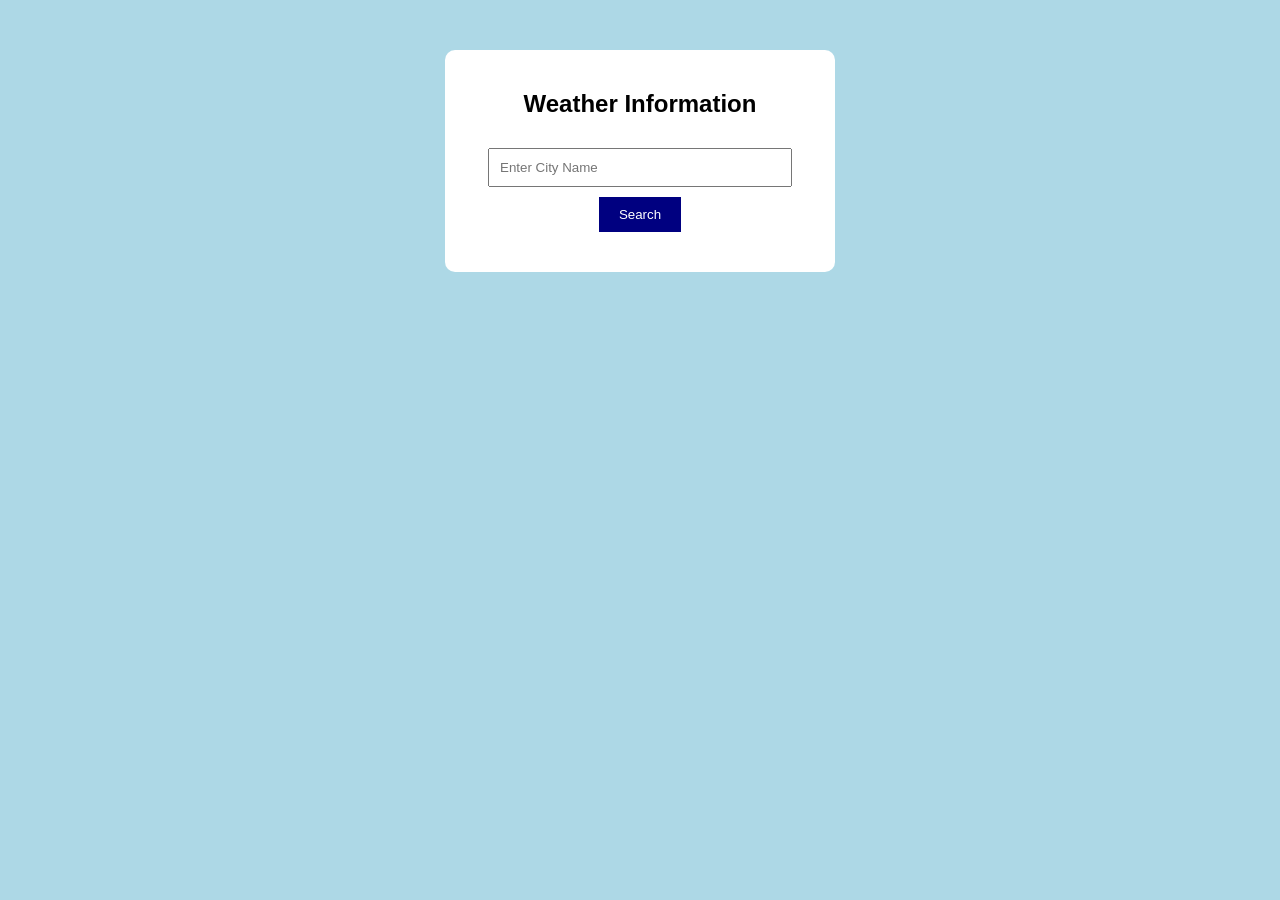
<file: 11.weather/index.html>
<!DOCTYPE html>
<html>
<head>
    <title>Weather App</title>
    <link rel="stylesheet" href="style.css">
</head>
<body>

<div class="weather">
    <h2>Weather Information</h2>

    <input type="text" id="city" placeholder="Enter City Name">

    <button onclick="getWeather()">Search</button>

    <div id="result"></div>
</div>

<script src="script.js"></script>
</body>
</html>
</file>
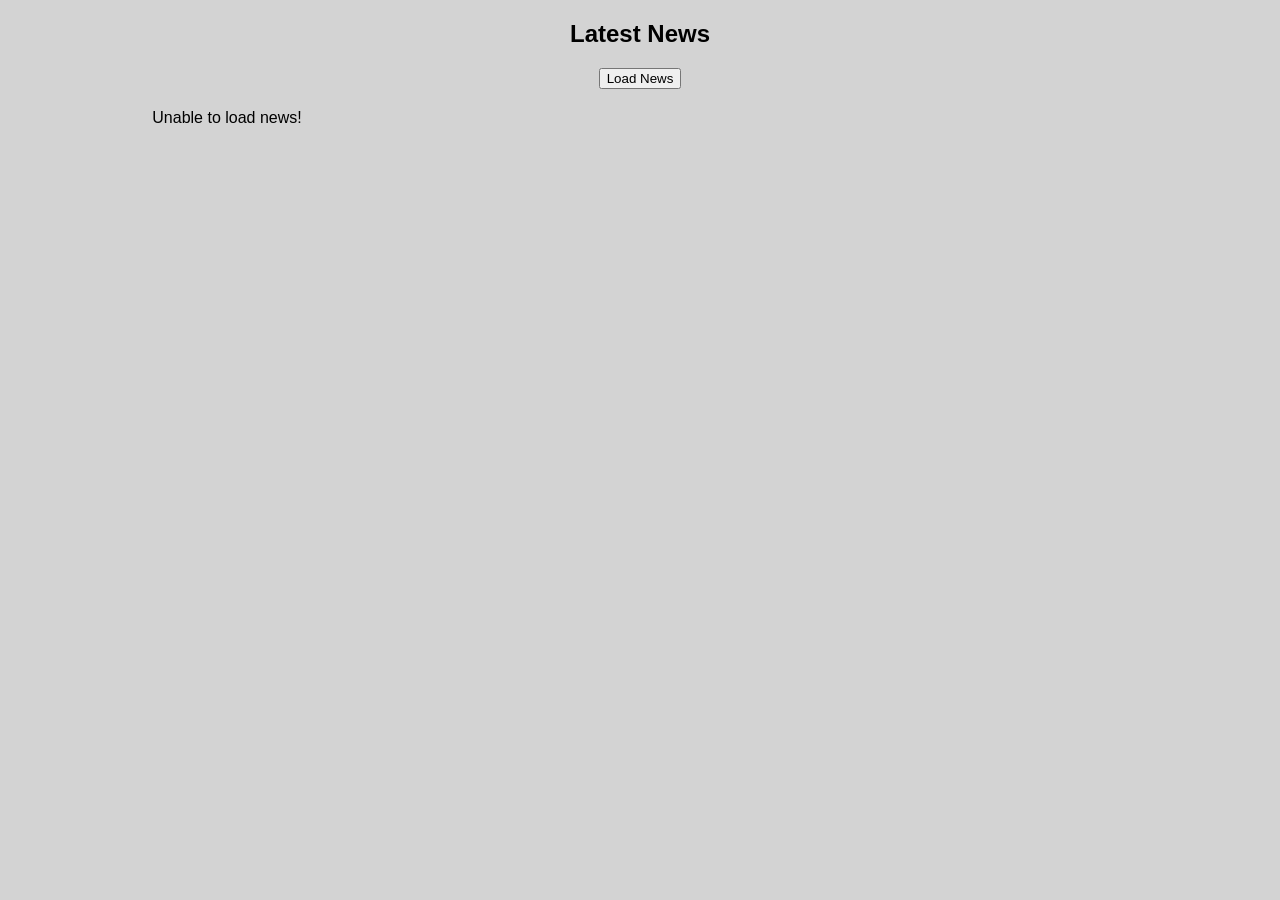
<file: 12.news/index.html>
<!DOCTYPE html>
<html>
<head>
    <title>News Feed</title>
    <link rel="stylesheet" href="style.css">
</head>
<body>

<h2>Latest News</h2>

<button onclick="getNews()">Load News</button>

<div id="news"></div>

<script src="script.js"></script>
</body>
</html>
</file>
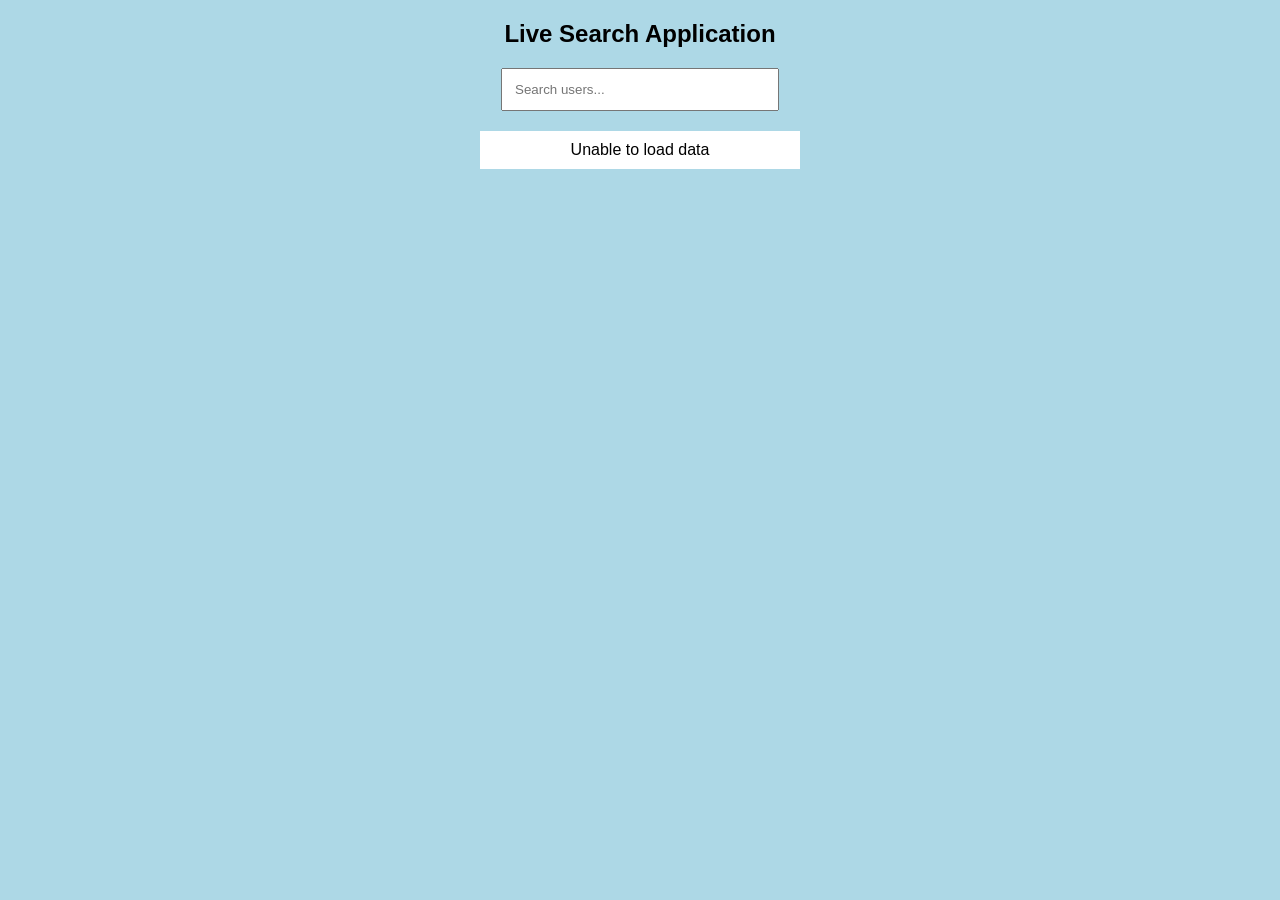
<file: 13.livesearch/index.html>
<!DOCTYPE html>
<html>
<head>
    <title>Live Search</title>
    <link rel="stylesheet" href="style.css">
</head>
<body>

<h2>Live Search Application</h2>

<input type="text" id="search" placeholder="Search users...">

<div id="results"></div>

<script src="script.js"></script>
</body>
</html>
</file>
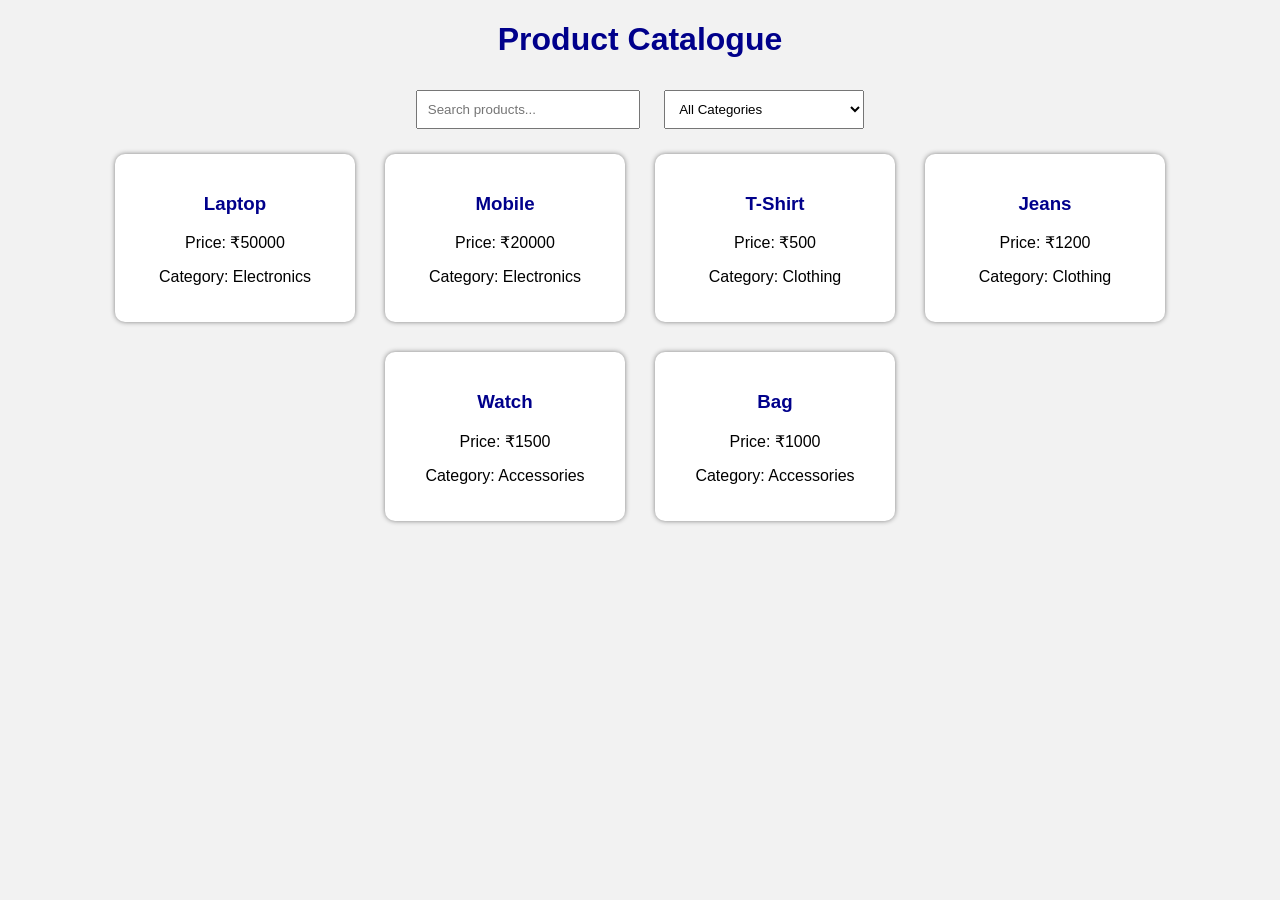
<file: 6-Dynamic Product Catalogue Web Page/index.html>
<!DOCTYPE html>
<html>
<head>
    <title>Product Catalogue</title>
    <link rel="stylesheet" href="style.css">
</head>

<body>

    <h1>Product Catalogue</h1>

    <!-- Search Bar -->
    <input type="text" id="search" placeholder="Search products...">

    <!-- Category Filter -->
    <select id="category">
        <option value="All">All Categories</option>
        <option value="Electronics">Electronics</option>
        <option value="Clothing">Clothing</option>
        <option value="Accessories">Accessories</option>
    </select>

    <!-- Products -->
    <div id="products"></div>

    <script src="script.js"></script>

</body>
</html>
</file>
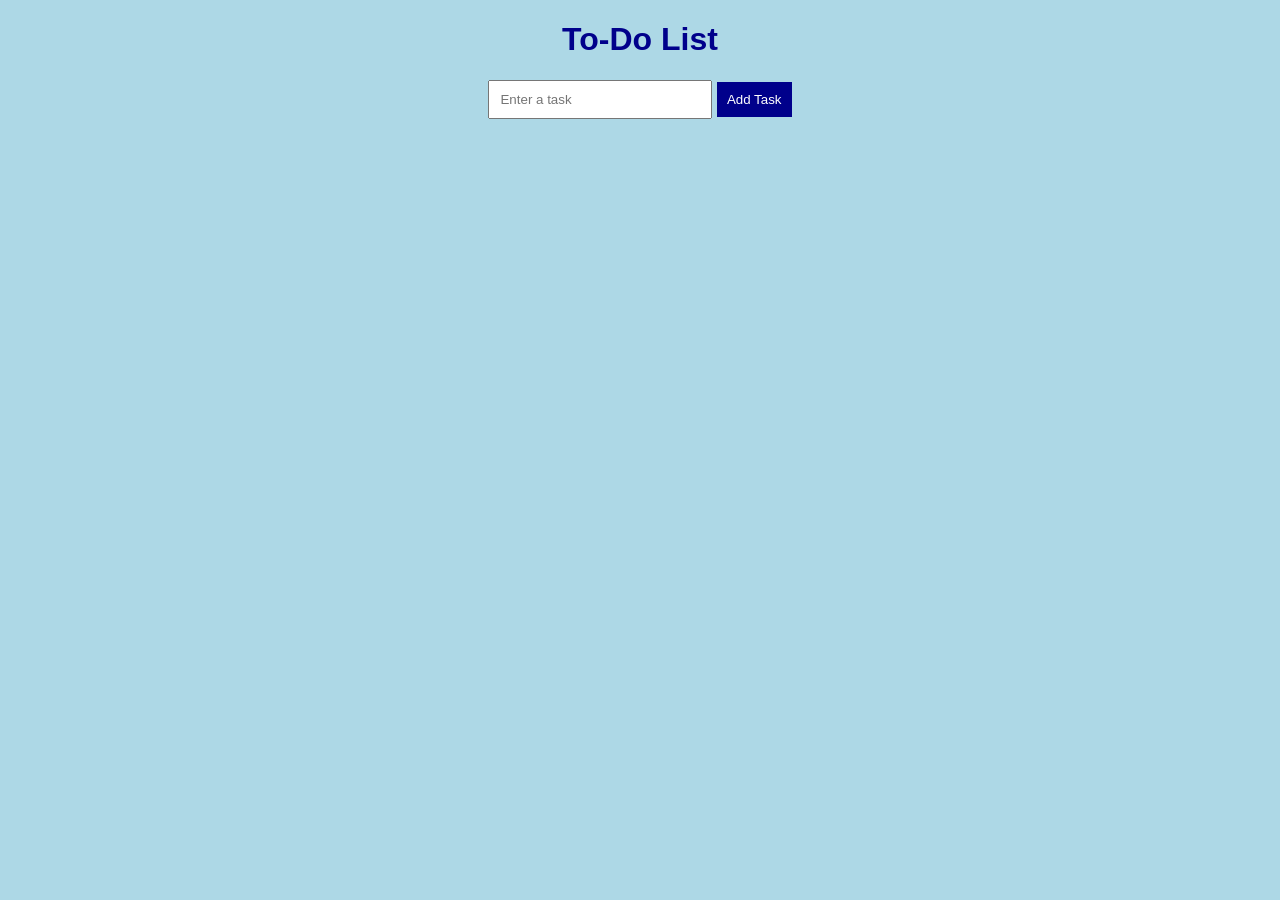
<file: 7-to do list/index.html>
<!DOCTYPE html>
<html>
<head>
    <title>To-Do List</title>
    <link rel="stylesheet" href="style.css">
</head>

<body>

    <h1>To-Do List</h1>

    <input type="text" id="taskInput" placeholder="Enter a task">

    <button onclick="addTask()">Add Task</button>

    <ul id="taskList"></ul>

    <script src="script.js"></script>

</body>
</html>
</file>
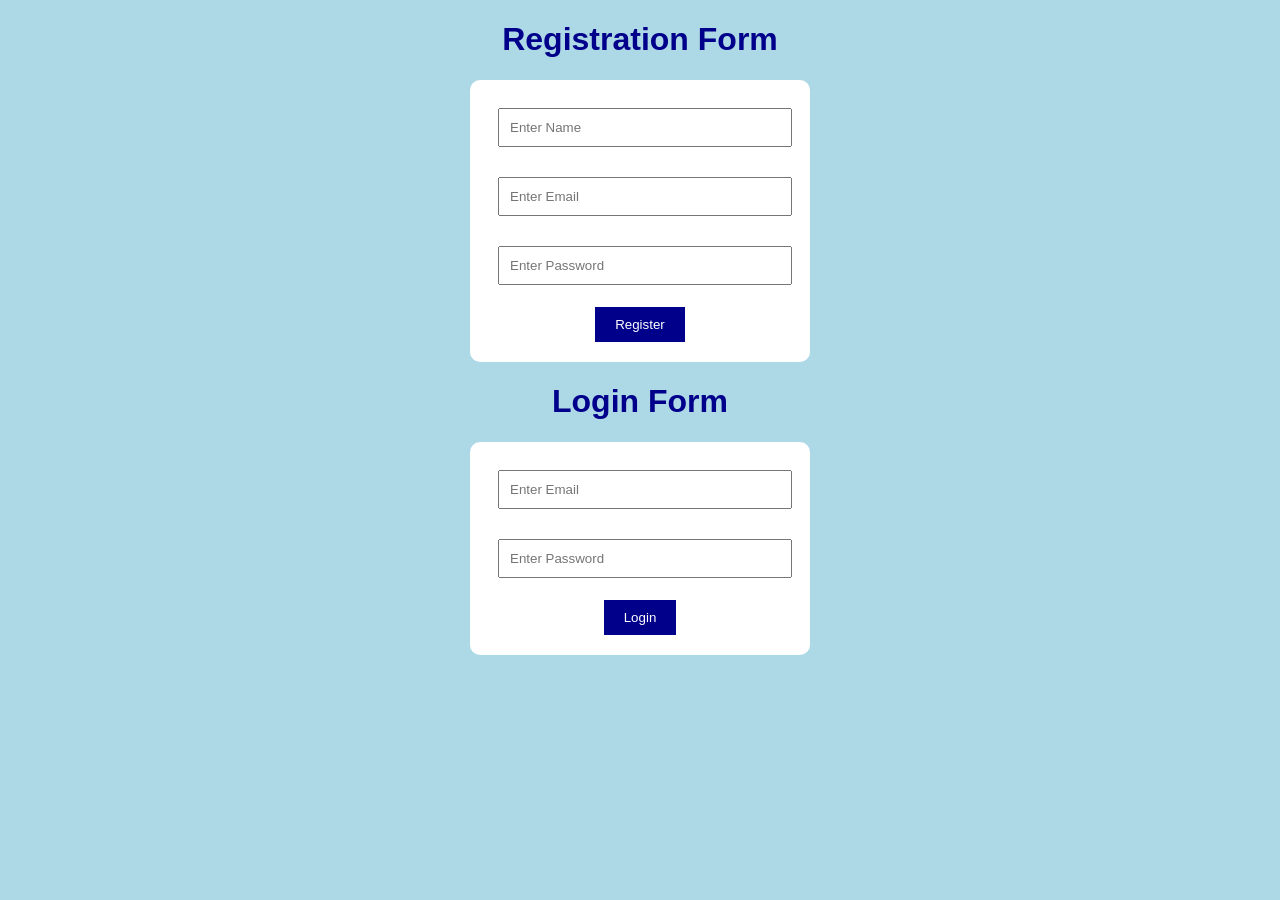
<file: 9-Registration/index.html>
<!DOCTYPE html>
<html>
<head>
    <title>Form Validation</title>
    <link rel="stylesheet" href="style.css">
</head>

<body>

    <h1>Registration Form</h1>

    <div class="container">

        <form id="registerForm">

            <input type="text" id="name" placeholder="Enter Name">
            <p id="nameError" class="error"></p>

            <input type="text" id="regEmail" placeholder="Enter Email">
            <p id="regEmailError" class="error"></p>

            <input type="password" id="regPassword" placeholder="Enter Password">
            <p id="regPasswordError" class="error"></p>

            <button type="submit">Register</button>

        </form>

    </div>


    <h1>Login Form</h1>

    <div class="container">

        <form id="loginForm">

            <input type="text" id="loginEmail" placeholder="Enter Email">
            <p id="loginEmailError" class="error"></p>

            <input type="password" id="loginPassword" placeholder="Enter Password">
            <p id="loginPasswordError" class="error"></p>

            <button type="submit">Login</button>

        </form>

    </div>

    <script src="script.js"></script>

</body>
</html>
</file>
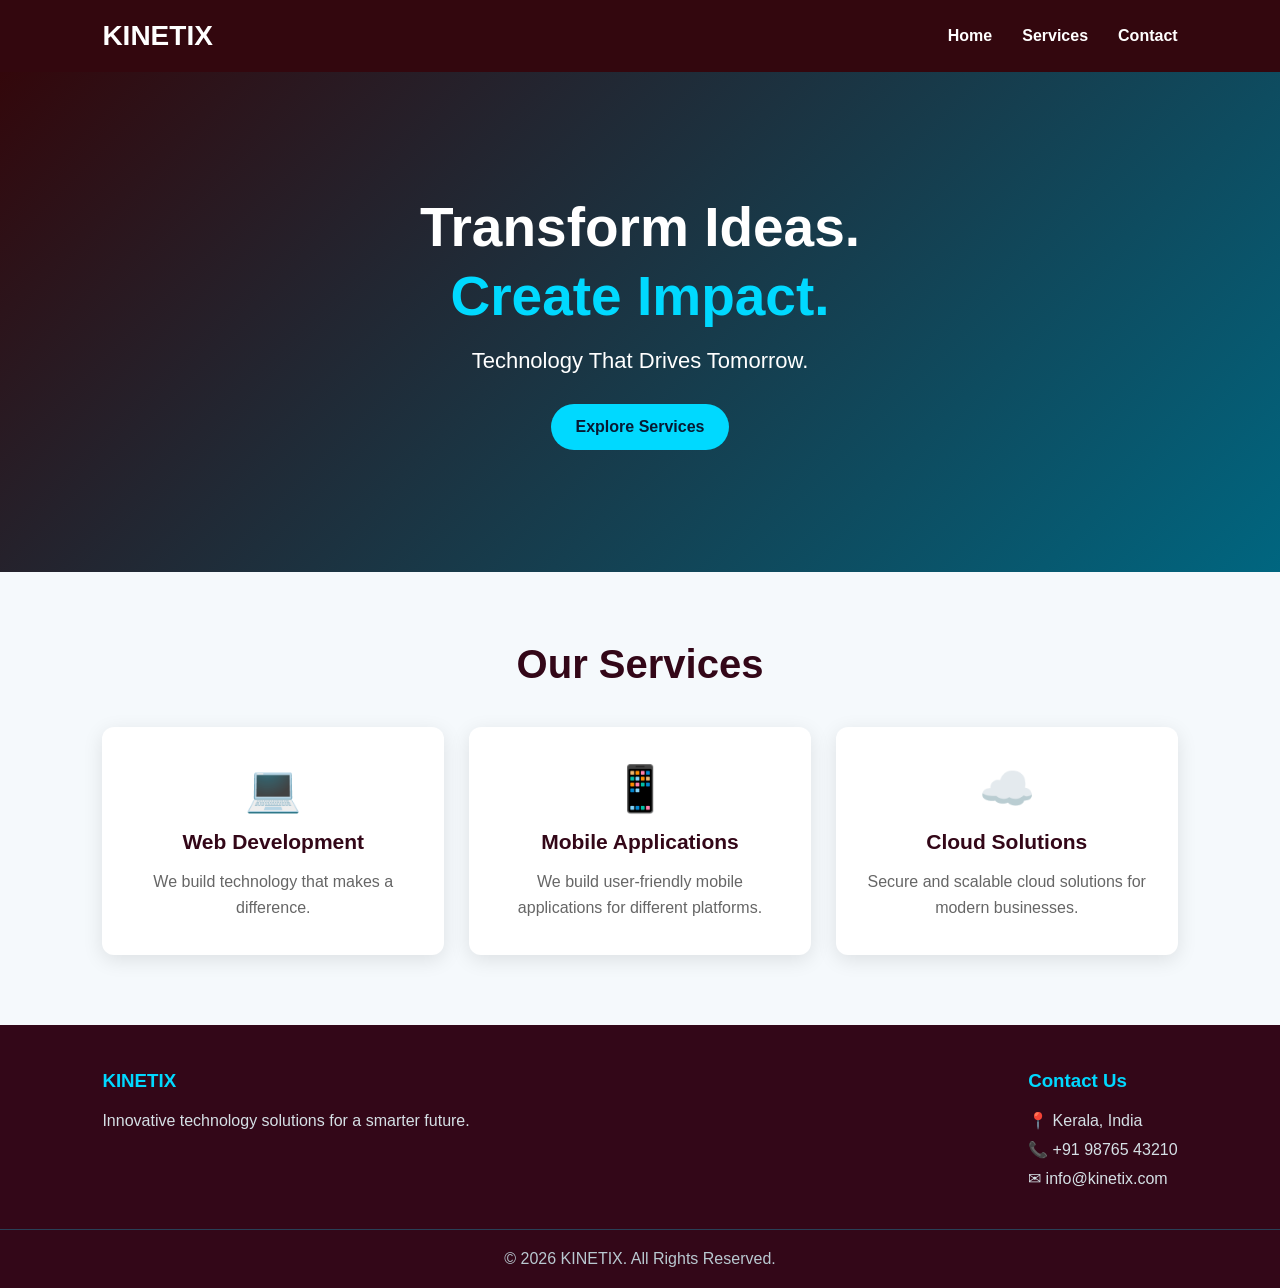
<file: company/index.html>
<!DOCTYPE html>
<html lang="en">

<head>

    <meta charset="UTF-8">

    <meta name="viewport" content="width=device-width, initial-scale=1.0">

    <title>KINETIX | Technology Solutions</title>

    <link rel="stylesheet" href="style.css">

</head>

<body>


<!-- HEADER -->

<header>

    <div class="logo">
        KINETIX
    </div>

    <nav>

        <ul>

            <li>
                <a href="#home">Home</a>
            </li>

            <li>
                <a href="#services">Services</a>
            </li>

            <li>
                <a href="#contact">Contact</a>
            </li>

        </ul>

    </nav>

</header>


<!-- HERO SECTION -->

<section class="hero" id="home">

    <div class="hero-content">

        <h1>
            Transform Ideas.
        </h1>

        <h2>
            Create Impact.
        </h2>

        <p>
            Technology That Drives Tomorrow.
        </p>

        <a href="#services">
            Explore Services
        </a>

    </div>

</section>


<!-- SERVICES SECTION -->

<section class="services" id="services">

    <h2>
        Our Services
    </h2>

    <div class="service-container">


        <!-- Service 1 -->

        <div class="service-card">

            <div class="icon">
                💻
            </div>

            <h3>
                Web Development
            </h3>

            <p>
                We build technology that makes a difference.
            </p>

        </div>


        <!-- Service 2 -->

        <div class="service-card">

            <div class="icon">
                📱
            </div>

            <h3>
                Mobile Applications
            </h3>

            <p>
                We build user-friendly mobile
                applications for different platforms.
            </p>

        </div>


        <!-- Service 3 -->

        <div class="service-card">

            <div class="icon">
                ☁️
            </div>

            <h3>
                Cloud Solutions
            </h3>

            <p>
                Secure and scalable cloud
                solutions for modern businesses.
            </p>

        </div>


    </div>

</section>


<!-- FOOTER -->

<footer id="contact">

    <div class="footer-content">

        <div>

            <h3>
                KINETIX
            </h3>

            <p>
                Innovative technology solutions
                for a smarter future.
            </p>

        </div>


        <div>

            <h3>
                Contact Us
            </h3>

            <p>
                📍 Kerala, India
            </p>

            <p>
                📞 +91 98765 43210
            </p>

            <p>
                ✉ info@kinetix.com
            </p>

        </div>

    </div>


    <p class="copyright">
        © 2026 KINETIX. All Rights Reserved.
    </p>

</footer>


</body>

</html>
</file>
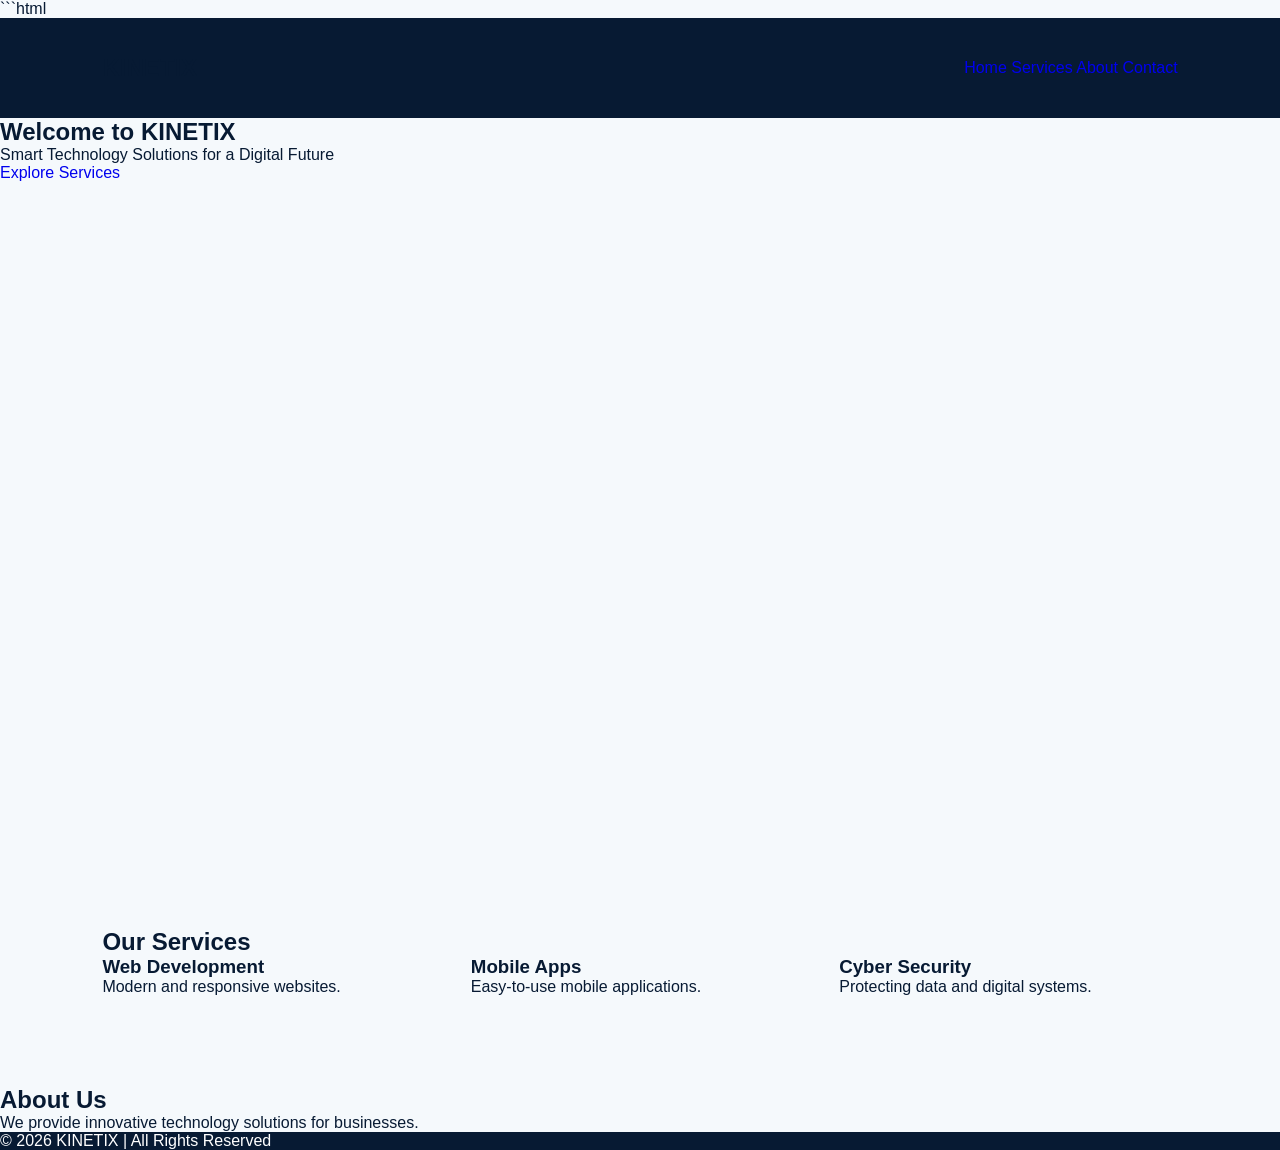
<file: kintex/index.html>
```html
<!DOCTYPE html>
<html lang="en">
<head>
    <meta charset="UTF-8">
    <meta name="viewport" content="width=device-width, initial-scale=1.0">
    <title>KINETIX - Technology Solutions</title>
    <link rel="stylesheet" href="style.css">
</head>
<body>

    <header>
        <h2>KINETIX</h2>
        <nav>
            <a href="#home">Home</a>
            <a href="#services">Services</a>
            <a href="#about">About</a>
            <a href="#contact">Contact</a>
        </nav>
    </header>


    <section class="hero" id="home">
        <h1>Welcome to KINETIX</h1>
        <p>Smart Technology Solutions for a Digital Future</p>
        <a href="#services" class="btn">Explore Services</a>
    </section>

    
    <section class="services" id="services">
        <h2>Our Services</h2>

        <div class="service-container">
            <div class="card">
                <h3>Web Development</h3>
                <p>Modern and responsive websites.</p>
            </div>

            <div class="card">
                <h3>Mobile Apps</h3>
                <p>Easy-to-use mobile applications.</p>
            </div>

            <div class="card">
                <h3>Cyber Security</h3>
                <p>Protecting data and digital systems.</p>
            </div>
        </div>
    </section>
    <section class="about" id="about">
        <h2>About Us</h2>
        <p>We provide innovative technology solutions for businesses.</p>
    </section> 
    <footer id="contact">
        <p>&copy; 2026 KINETIX | All Rights Reserved</p>
    </footer>

</body>
</html>
</file>
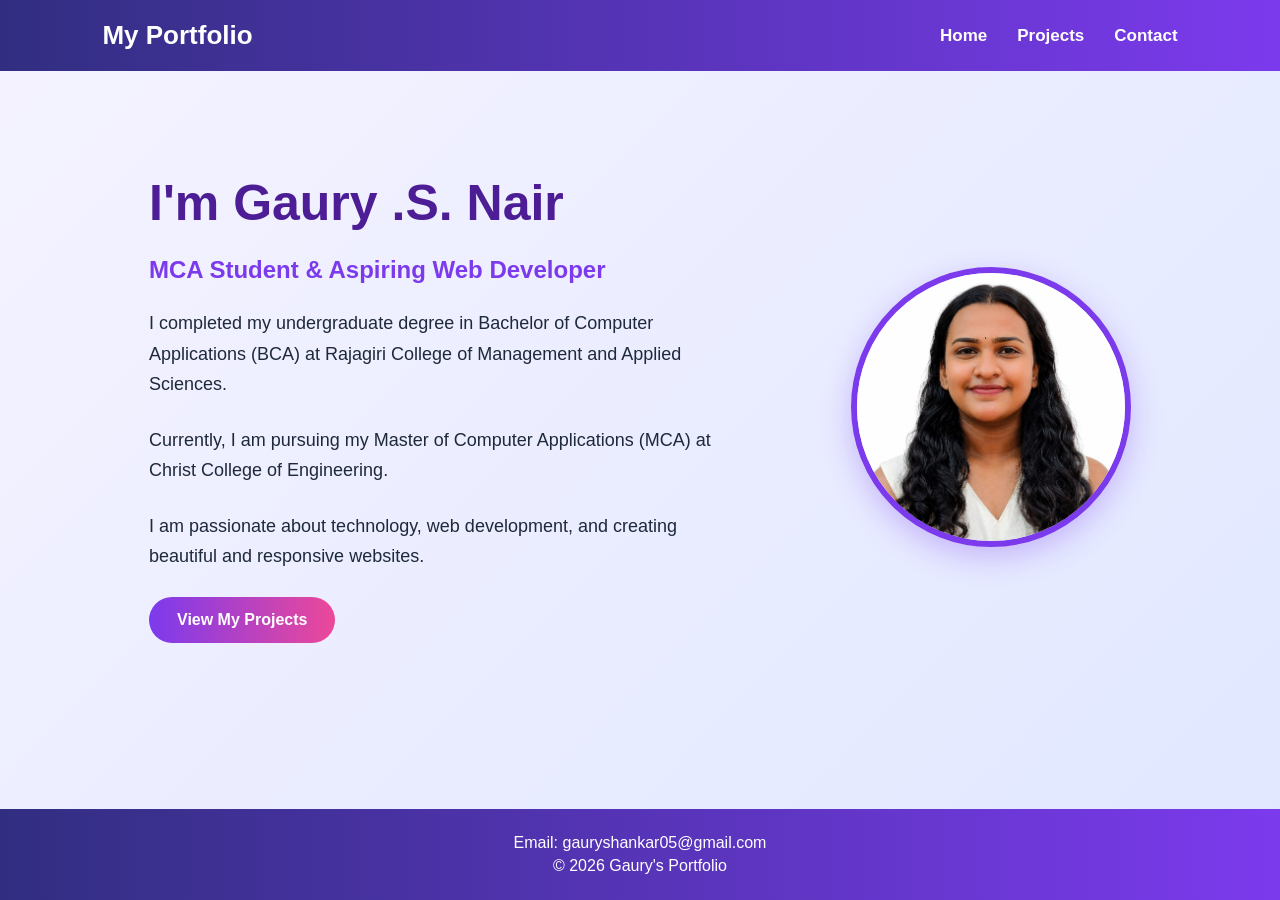
<file: porfolio/index.html>
<!DOCTYPE html>
<html lang="en">

<head>
    <meta charset="UTF-8">
    <meta name="viewport" content="width=device-width, initial-scale=1.0">

    <title>My Portfolio | Home</title>

    <link rel="stylesheet" href="style.css">
</head>

<body>

   
    <header>

        <div class="logo">My Portfolio</div>

        <nav>
            <a href="index.html">Home</a>
            <a href="projects.html">Projects</a>
            <a href="contact.html">Contact</a>
        </nav>

    </header>
    <main>
        <section class="hero">
            <div class="hero-text">

                <h1> I'm Gaury .S. Nair</h1>
                <h2>MCA Student & Aspiring Web Developer</h2>
                <p>
                    I completed my undergraduate degree in Bachelor of
                    Computer Applications (BCA) at Rajagiri College of
                    Management and Applied Sciences.
                </p>
                <p>
                    Currently, I am pursuing my Master of Computer
                    Applications (MCA) at Christ College of Engineering.
                </p>
                <p>
                    I am passionate about technology, web development,
                    and creating beautiful and responsive websites.
                </p>
                <a href="projects.html" class="btn">
                    View My Projects
                </a>
            </div>
            <div class="hero-image">

                <img src="con2.jpeg"
                     alt="Gaury. S. Nair Profile Photo">
            </div>
        </section>

    </main>


    <!-- Footer -->
    <footer>

        <p>Email: gauryshankar05@gmail.com</p>

        <p>© 2026 Gaury's Portfolio</p>

    </footer>

</body>

</html>
</file>
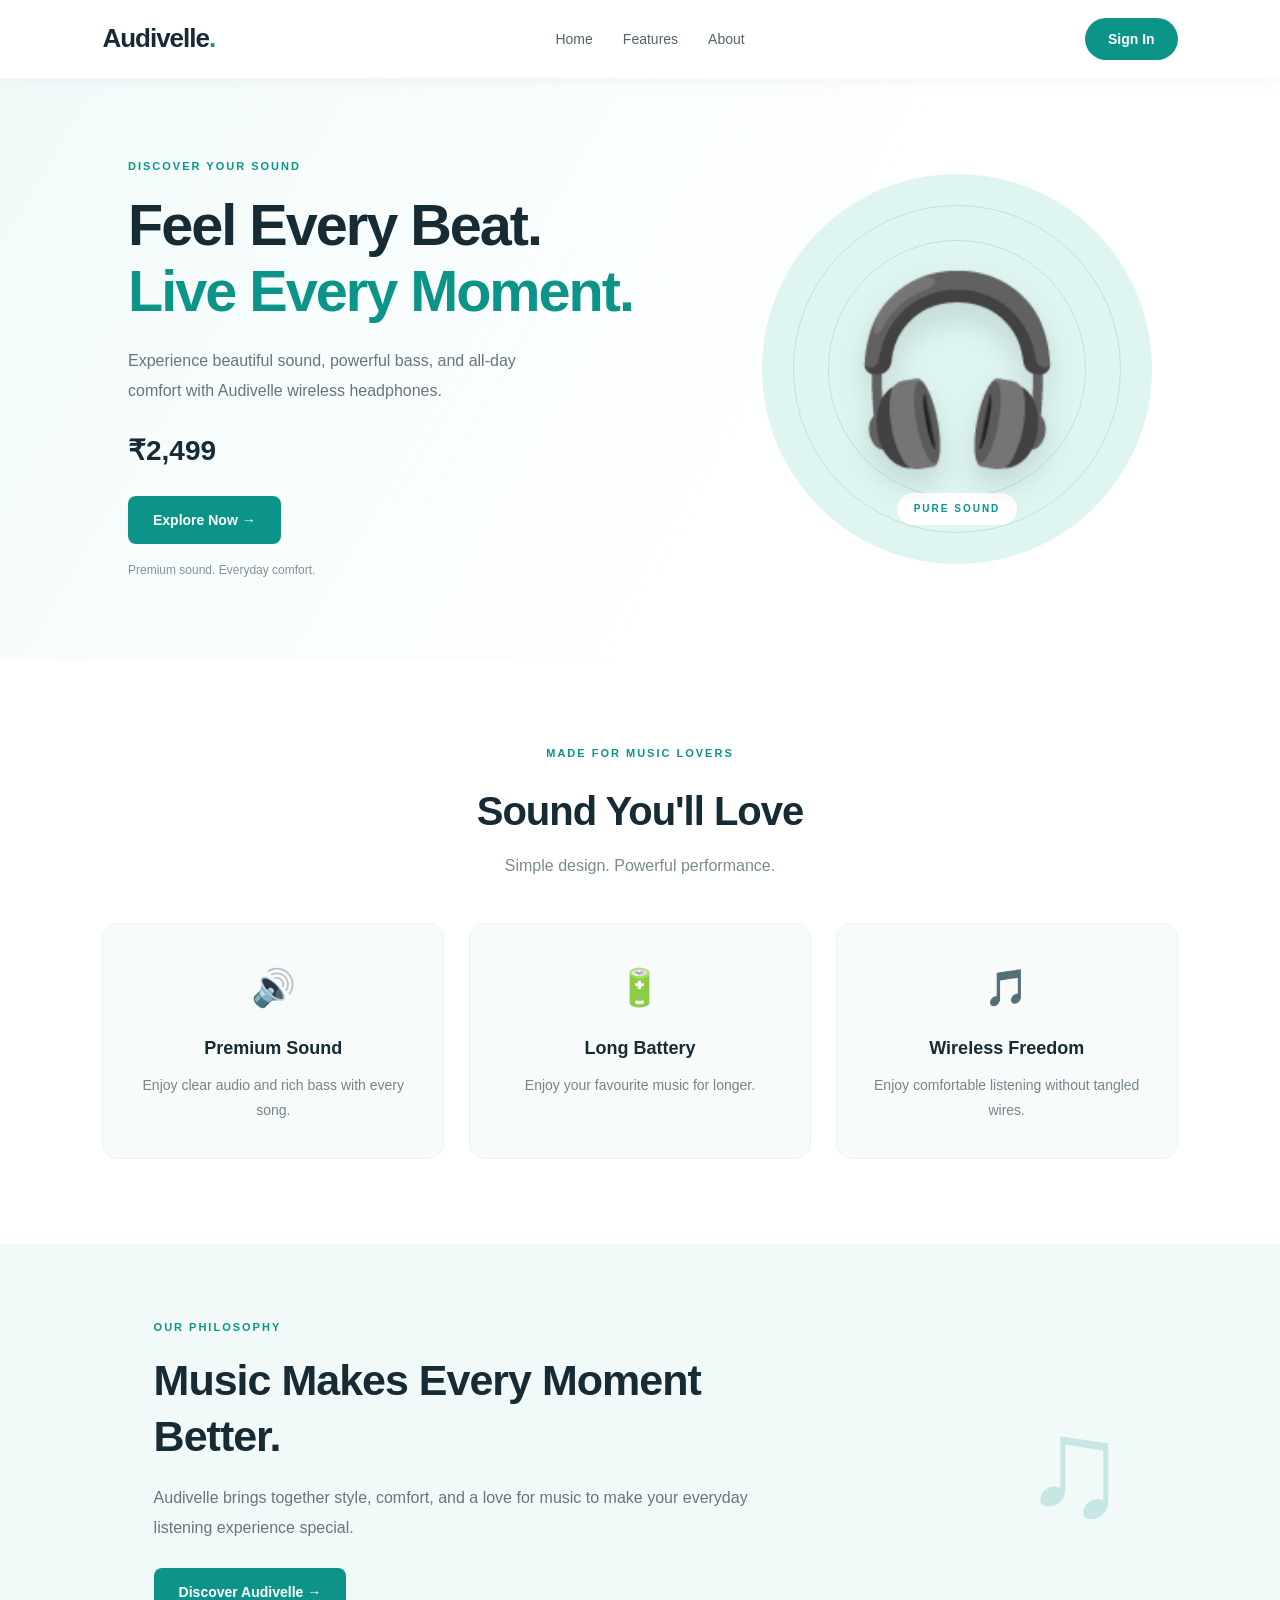
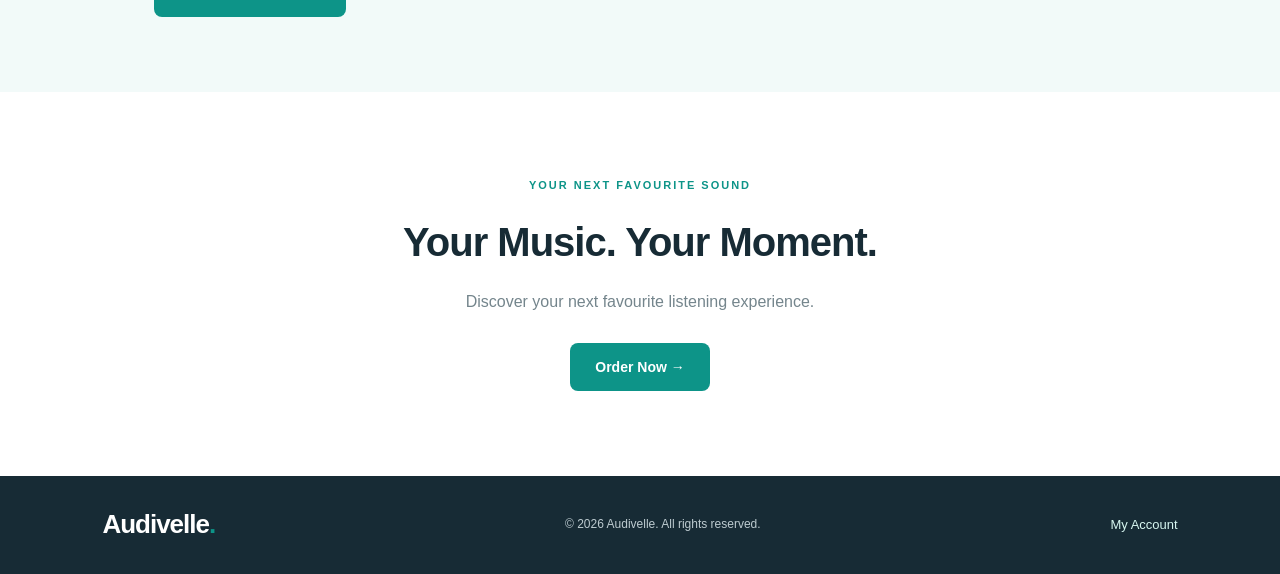
<file: ProductLanding/index.html>
<!DOCTYPE html>
<html lang="en">
<head>
    <meta charset="UTF-8">
    <meta name="viewport" content="width=device-width, initial-scale=1.0">

    <title>Audivelle | Wireless Headphones</title>
    <link rel="stylesheet" href="style.css">
</head>

<body>

    <!-- Navigation Bar -->
    <header>
        <a href="#home" class="logo">Audivelle<span>.</span></a>

        <nav>
            <a href="#home">Home</a>
            <a href="#features">Features</a>
            <a href="#about">About</a>
        </nav>

        <button class="signin-btn" onclick="openSignIn()">
            Sign In
        </button>
    </header>

    <!-- Hero Section -->
    <section class="hero" id="home">

        <div class="hero-text">
            <p class="tag">DISCOVER YOUR SOUND</p>

            <h1>
                Feel Every Beat.<br>
                <span>Live Every Moment.</span>
            </h1>

            <p class="description">
                Experience beautiful sound, powerful bass,
                and all-day comfort with Audivelle wireless
                headphones.
            </p>

            <h2 class="price">₹2,499</h2>

            <a href="#features" class="btn">Explore Now →</a>

            <p class="small-text">
                Premium sound. Everyday comfort.
            </p>
        </div>

        <div class="product-image">
            <div class="circle circle-one"></div>
            <div class="circle circle-two"></div>
            <div class="headphone">🎧</div>
            <span class="image-label">PURE SOUND</span>
        </div>

    </section>

    <!-- Features Section -->
    <section class="features" id="features">

        <p class="tag">MADE FOR MUSIC LOVERS</p>
        <h2>Sound You'll Love</h2>

        <p class="section-description">
            Simple design. Powerful performance.
        </p>

        <div class="feature-container">

            <div class="feature-card">
                <div class="feature-icon">🔊</div>
                <h3>Premium Sound</h3>
                <p>
                    Enjoy clear audio and rich bass
                    with every song.
                </p>
            </div>

            <div class="feature-card">
                <div class="feature-icon">🔋</div>
                <h3>Long Battery</h3>
                <p>
                    Enjoy your favourite music
                    for longer.
                </p>
            </div>

            <div class="feature-card">
                <div class="feature-icon">🎵</div>
                <h3>Wireless Freedom</h3>
                <p>
                    Enjoy comfortable listening
                    without tangled wires.
                </p>
            </div>

        </div>
    </section>

    <!-- About Section -->
    <section class="about" id="about">

        <div class="about-content">
            <p class="tag">OUR PHILOSOPHY</p>

            <h2>Music Makes Every Moment Better.</h2>

            <p>
                Audivelle brings together style, comfort,
                and a love for music to make your everyday
                listening experience special.
            </p>

            <a href="#buy" class="btn">Discover Audivelle →</a>
        </div>

        <div class="about-icon">♫</div>

    </section>

    <!-- Order Section -->
    <section class="buy-section" id="buy">

        <p class="tag">YOUR NEXT FAVOURITE SOUND</p>

        <h2>Your Music. Your Moment.</h2>

        <p>
            Discover your next favourite listening experience.
        </p>

        <a href="mailto:orders@example.com?subject=Audivelle%20Order"
           class="btn">
            Order Now →
        </a>

    </section>

    <!-- Footer -->
    <footer>
        <a href="#home" class="footer-logo">Audivelle<span>.</span></a>

        <p>
            © 2026 Audivelle. All rights reserved.
        </p>

        <a href="#" onclick="openSignIn(); return false;">
            My Account
        </a>
    </footer>


    <!-- SIGN IN POPUP -->
    <div class="signin-modal" id="signinModal">

        <div class="signin-box">

            <button class="close-btn"
                    onclick="closeSignIn()"
                    aria-label="Close sign in">
                &times;
            </button>

            <div class="signin-logo">
                Audivelle<span>.</span>
            </div>

            <p class="tag">WELCOME BACK</p>

            <h2 id="formTitle">Sign in to your account</h2>

            <p class="signin-description" id="formDescription">
                Your favourite sounds are waiting for you.
            </p>

            <form id="signinForm">

                <label for="email">Email Address</label>

                <input
                    type="email"
                    id="email"
                    placeholder="Enter your email"
                    autocomplete="email"
                    required
                >

                <label for="password">Password</label>

                <input
                    type="password"
                    id="password"
                    placeholder="Enter your password"
                    autocomplete="current-password"
                    minlength="6"
                    required
                >

                <div class="signin-options">

                    <label class="remember">
                        <input type="checkbox" id="remember">
                        Remember me
                    </label>

                    <a href="mailto:support@example.com">
                        Need help?
                    </a>

                </div>

                <button type="submit" class="signin-submit"
                        id="submitBtn">
                    Sign In →
                </button>

            </form>

            <p class="signup-text" id="signupText">
                New to Audivelle?
                <a href="#" id="signupLink">Create an account</a>
            </p>

            <p id="signinMessage" class="signin-message"
               role="status" aria-live="polite"></p>

        </div>
    </div>


    <!-- JavaScript -->
    <script>
        const modal = document.getElementById("signinModal");
        const form = document.getElementById("signinForm");
        const message = document.getElementById("signinMessage");

        let isSignup = false;

        // Open the sign-in popup
        function openSignIn() {
            isSignup = false;
            updateForm();
            modal.style.display = "flex";
            document.body.style.overflow = "hidden";
            document.getElementById("email").focus();
        }

        // Close the popup
        function closeSignIn() {
            modal.style.display = "none";
            document.body.style.overflow = "";
            message.textContent = "";
        }

        // Update the form for sign-in or account creation
        function updateForm() {
            document.getElementById("formTitle").textContent =
                isSignup ? "Create your account" : "Sign in to your account";

            document.getElementById("formDescription").textContent =
                isSignup
                ? "Join Audivelle and discover your sound."
                : "Your favourite sounds are waiting for you.";

            document.getElementById("submitBtn").textContent =
                isSignup ? "Create Account →" : "Sign In →";

            document.getElementById("signupText").innerHTML =
                isSignup
                ? 'Already have an account? <a href="#" id="signupLink">Sign In</a>'
                : 'New to Audivelle? <a href="#" id="signupLink">Create an account</a>';

            document.getElementById("password").autocomplete =
                isSignup ? "new-password" : "current-password";

            message.textContent = "";
        }

        // Switch between sign-in and sign-up screens
        document.getElementById("signupLink").addEventListener("click", switchForm);

        function switchForm(event) {
            event.preventDefault();
            isSignup = !isSignup;
            updateForm();
            document.getElementById("email").focus();
        }

        // Handle form submission
        form.addEventListener("submit", function(event) {
            event.preventDefault();

            const email = document.getElementById("email").value.trim();
            const password = document.getElementById("password").value;

            if (!email || password.length < 6) {
                message.textContent =
                    "Please enter a valid email and a password of at least 6 characters.";
                return;
            }

            if (isSignup) {
                message.textContent =
                    "Form validated! Connect a backend to create your account securely.";
            } else {
                message.textContent =
                    "Form validated! Connect a backend to verify your account securely.";
            }
        });

        // Close when clicking outside the popup
        modal.addEventListener("click", function(event) {
            if (event.target === modal) {
                closeSignIn();
            }
        });

        // Close using the Escape key
        document.addEventListener("keydown", function(event) {
            if (event.key === "Escape" && modal.style.display === "flex") {
                closeSignIn();
            }
        });

        // Keep the sign-up link working after switching screens
        document.getElementById("signupText").addEventListener("click", function(event) {
            if (event.target.id === "signupLink") {
                switchForm(event);
            }
        });
    </script>

</body>
</html>
</file>
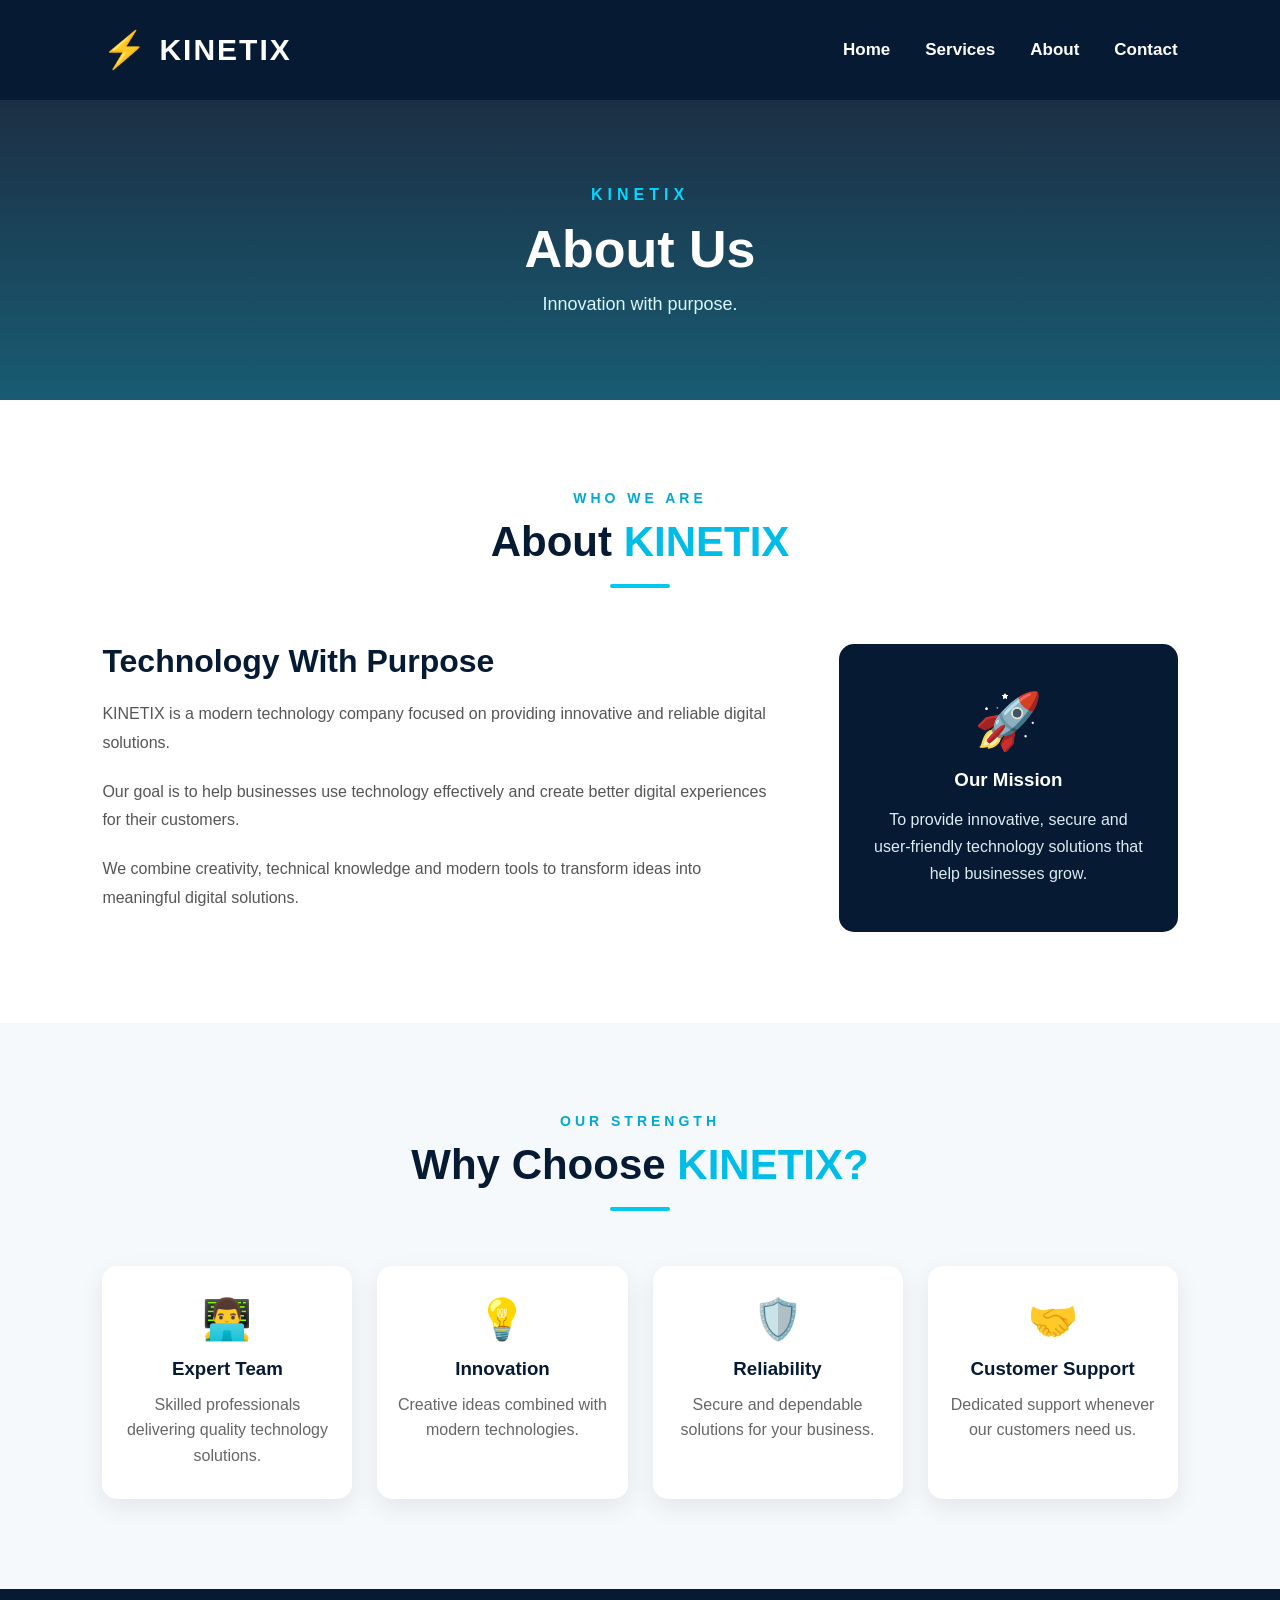
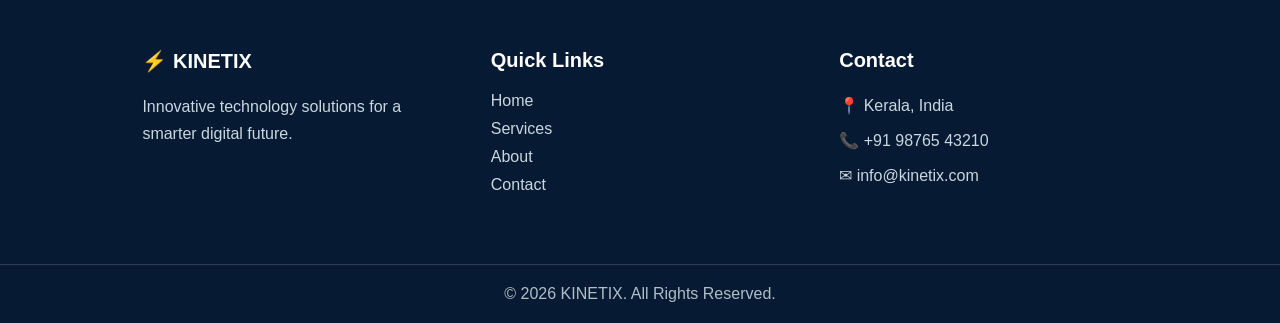
<file: kintex/about.html>
<!DOCTYPE html>
<html lang="en">

<head>

    <meta charset="UTF-8">

    <meta name="viewport" content="width=device-width, initial-scale=1.0">

    <title>KINETIX | About</title>

    <link rel="stylesheet" href="style.css">

</head>


<body>


<!-- ==================================================
     HEADER
================================================== -->

<header>

    <div class="logo">
        <span>⚡</span> KINETIX
    </div>


    <nav>

        <ul>

            <li>
                <a href="index.html">Home</a>
            </li>

            <li>
                <a href="services.html">Services</a>
            </li>

            <li>
                <a href="about.html">About</a>
            </li>

            <li>
                <a href="contact.html">Contact</a>
            </li>

        </ul>

    </nav>

</header>



<!-- ==================================================
     PAGE BANNER
================================================== -->

<section class="page-banner">

    <p>
        KINETIX
    </p>

    <h1>
        About Us
    </h1>

    <span>
        Innovation with purpose.
    </span>

</section>



<!-- ==================================================
     ABOUT
================================================== -->

<section class="about-page">


    <div class="section-heading">

        <p>WHO WE ARE</p>

        <h2>
            About <span>KINETIX</span>
        </h2>

        <div class="heading-line"></div>

    </div>


    <div class="about-container">


        <div class="about-text">

            <h3>
                Technology With Purpose
            </h3>


            <p>

                KINETIX is a modern technology company
                focused on providing innovative and reliable
                digital solutions.

            </p>


            <p>

                Our goal is to help businesses use technology
                effectively and create better digital
                experiences for their customers.

            </p>


            <p>

                We combine creativity, technical knowledge
                and modern tools to transform ideas into
                meaningful digital solutions.

            </p>

        </div>


        <div class="about-card">

            <div class="big-icon">
                🚀
            </div>

            <h3>
                Our Mission
            </h3>

            <p>

                To provide innovative, secure and
                user-friendly technology solutions
                that help businesses grow.

            </p>

        </div>


    </div>


</section>



<!-- ==================================================
     WHY CHOOSE US
================================================== -->

<section class="why-us">


    <div class="section-heading">

        <p>OUR STRENGTH</p>

        <h2>
            Why Choose <span>KINETIX?</span>
        </h2>

        <div class="heading-line"></div>

    </div>


    <div class="why-container">


        <div class="why-card">

            <div class="why-icon">
                👨‍💻
            </div>

            <h3>
                Expert Team
            </h3>

            <p>
                Skilled professionals delivering
                quality technology solutions.
            </p>

        </div>


        <div class="why-card">

            <div class="why-icon">
                💡
            </div>

            <h3>
                Innovation
            </h3>

            <p>
                Creative ideas combined with
                modern technologies.
            </p>

        </div>


        <div class="why-card">

            <div class="why-icon">
                🛡️
            </div>

            <h3>
                Reliability
            </h3>

            <p>
                Secure and dependable solutions
                for your business.
            </p>

        </div>


        <div class="why-card">

            <div class="why-icon">
                🤝
            </div>

            <h3>
                Customer Support
            </h3>

            <p>
                Dedicated support whenever
                our customers need us.
            </p>

        </div>


    </div>

</section>



<!-- ==================================================
     FOOTER
================================================== -->

<footer>

    <div class="footer-container">


        <div class="footer-box">

            <h3>
                <span>⚡</span> KINETIX
            </h3>

            <p>
                Innovative technology solutions
                for a smarter digital future.
            </p>

        </div>


        <div class="footer-box">

            <h3>
                Quick Links
            </h3>

            <a href="index.html">Home</a>

            <a href="services.html">Services</a>

            <a href="about.html">About</a>

            <a href="contact.html">Contact</a>

        </div>


        <div class="footer-box">

            <h3>
                Contact
            </h3>

            <p>
                📍 Kerala, India
            </p>

            <p>
                📞 +91 98765 43210
            </p>

            <p>
                ✉ info@kinetix.com
            </p>

        </div>


    </div>


    <div class="copyright">

        <p>
            © 2026 KINETIX. All Rights Reserved.
        </p>

    </div>

</footer>


</body>

</html>
</file>
<file: 11.weather/style.css>
body {
    font-family: Arial;
    background: lightblue;
    text-align: center;
}

.weather {
    background: white;
    width: 350px;
    margin: 50px auto;
    padding: 20px;
    border-radius: 10px;
}

input {
    padding: 10px;
    width: 80%;
    margin: 10px;
}

button {
    padding: 10px 20px;
    background: navy;
    color: white;
    border: none;
}

#result {
    margin-top: 20px;
}

@media(max-width: 600px) {
    .weather {
        width: 85%;
    }
}
</file>
<file: 12.news/style.css>
body {
    font-family: Arial;
    background: lightgray;
    text-align: center;
}

#news {
    display: grid;
    grid-template-columns: repeat(3, 1fr);
    gap: 15px;
    padding: 20px;
}

.article {
    background: white;
    padding: 15px;
    border-radius: 10px;
}

.article img {
    width: 100%;
    height: 150px;
    object-fit: cover;
}

@media(max-width: 600px) {
    #news {
        grid-template-columns: 1fr;
    }
}
</file>
<file: 13.livesearch/style.css>
body {
    font-family: Arial;
    text-align: center;
    background: lightblue;
}

input {
    padding: 12px;
    width: 250px;
}

#results {
    background: white;
    width: 300px;
    margin: 20px auto;
    padding: 10px;
}

.item {
    padding: 10px;
    border-bottom: 1px solid gray;
}

@media(max-width: 600px) {
    #results {
        width: 85%;
    }
}
</file>
<file: 6-Dynamic Product Catalogue Web Page/style.css>
body {
    font-family: Arial;
    text-align: center;
    background-color: #f2f2f2;
}

h1 {
    color: darkblue;
}

input, select {
    padding: 10px;
    margin: 10px;
    width: 200px;
}

#products {
    display: flex;
    justify-content: center;
    flex-wrap: wrap;
}

.product {
    background-color: white;
    width: 200px;
    padding: 20px;
    margin: 15px;
    border-radius: 10px;
    box-shadow: 0 0 5px gray;
}

.product h3 {
    color: darkblue;
}
</file>
<file: 7-to do list/style.css>
body {
    font-family: Arial;
    text-align: center;
    background-color: lightblue;
}

h1 {
    color: darkblue;
}

input {
    padding: 10px;
    width: 200px;
}

button {
    padding: 10px;
    background-color: darkblue;
    color: white;
    border: none;
    cursor: pointer;
}

li {
    background-color: white;
    padding: 10px;
    margin: 10px auto;
    width: 300px;
    list-style: none;
}

.completed {
    text-decoration: line-through;
    color: gray;
}
</file>
<file: 9-Registration/style.css>
body {
    font-family: Arial;
    background-color: lightblue;
    text-align: center;
}

h1 {
    color: darkblue;
}

.container {
    background-color: white;
    width: 300px;
    margin: 20px auto;
    padding: 20px;
    border-radius: 10px;
}

input {
    width: 90%;
    padding: 10px;
    margin: 8px;
}

button {
    padding: 10px 20px;
    background-color: darkblue;
    color: white;
    border: none;
    cursor: pointer;
}

.error {
    color: red;
    font-size: 14px;
}
</file>
<file: company/style.css>
/* ================================
   BASIC SETTINGS
================================ */

* {
    margin: 0;
    padding: 0;
    box-sizing: border-box;
}

body {
    font-family: Arial, sans-serif;
    color: #330718;
}


/* ================================
   HEADER
================================ */

header {

    background: #33070e;

    color: white;

    padding: 20px 8%;

    display: flex;

    justify-content: space-between;

    align-items: center;
}


/* Logo */

.logo {

    font-size: 28px;

    font-weight: bold;
}


/* Navigation */

nav ul {

    list-style: none;

    display: flex;

    gap: 30px;
}


nav a {

    color: white;

    text-decoration: none;

    font-weight: bold;
}


nav a:hover {

    color: #00d9ff;
}


/* ================================
   HERO SECTION
================================ */

.hero {

    height: 500px;

    background: linear-gradient(
        135deg,
        #33070b,
        #006680
    );

    display: flex;

    justify-content: center;

    align-items: center;

    text-align: center;

    color: white;
}


.hero-content {

    width: 90%;

    max-width: 800px;
}


.hero-content h1 {

    font-size: 55px;

    margin-bottom: 5px;
}


.hero-content h2 {

    font-size: 55px;

    color: #00d9ff;

    margin-bottom: 20px;
}


.hero-content p {

    font-size: 22px;

    margin-bottom: 30px;
}


.hero-content a {

    display: inline-block;

    background: #00d9ff;

    color: #071a33;

    padding: 14px 25px;

    border-radius: 30px;

    text-decoration: none;

    font-weight: bold;

    transition: 0.3s;
}


.hero-content a:hover {

    background: white;

    transform: translateY(-3px);
}


/* ================================
   SERVICES
================================ */

.services {

    padding: 70px 8%;

    background: #f5f9fc;

    text-align: center;
}


.services > h2 {

    font-size: 40px;

    margin-bottom: 40px;
}


/* GRID LAYOUT */

.service-container {

    max-width: 1100px;

    margin: auto;

    display: grid;

    grid-template-columns: repeat(3, 1fr);

    gap: 25px;
}


/* Service Cards */

.service-card {

    background: white;

    padding: 35px 25px;

    border-radius: 12px;

    box-shadow: 0 5px 20px rgba(0,0,0,0.10);

    transition: 0.3s;
}


.service-card:hover {

    transform: translateY(-8px);
}


.icon {

    font-size: 45px;

    margin-bottom: 15px;
}


.service-card h3 {

    margin-bottom: 15px;

    font-size: 21px;
}


.service-card p {

    color: #666;

    line-height: 1.6;
}


/* ================================
   FOOTER
================================ */

footer {

    background: #330718;

    color: white;

    padding-top: 45px;
}


.footer-content {

    padding: 0 8% 35px;

    display: flex;

    justify-content: space-between;

    gap: 40px;
}


.footer-content h3 {

    margin-bottom: 15px;

    color: #00d9ff;
}


.footer-content p {

    color: #d5e0e5;

    line-height: 1.8;
}


.copyright {

    border-top: 1px solid #294057;

    text-align: center;

    padding: 20px;

    color: #b9c8d0;
}


/* ================================
   RESPONSIVE DESIGN
================================ */

@media (max-width: 800px) {

    .service-container {

        grid-template-columns: repeat(2, 1fr);

    }

    .hero-content h1,
    .hero-content h2 {

        font-size: 45px;

    }

}


/* MOBILE */

@media (max-width: 600px) {

    header {

        flex-direction: column;

        gap: 20px;

    }


    nav ul {

        flex-direction: column;

        text-align: center;

        gap: 15px;

    }


    .hero {

        height: 450px;

    }


    .hero-content h1,
    .hero-content h2 {

        font-size: 35px;

    }


    .hero-content p {

        font-size: 17px;

    }


    .service-container {

        grid-template-columns: 1fr;

    }


    .footer-content {

        flex-direction: column;

        text-align: center;

    }

}
</file>
<file: kintex/style.css>
/* ==================================================
   GENERAL SETTINGS
================================================== */

* {
    margin: 0;
    padding: 0;
    box-sizing: border-box;
}


html {
    scroll-behavior: smooth;
}


body {
    font-family: Arial, Helvetica, sans-serif;

    color: #071a33;

    background: #f5f9fc;
}


a {
    text-decoration: none;
}


/* ==================================================
   HEADER
================================================== */

header {

    height: 100px;

    background: #071a33;

    display: flex;

    justify-content: space-between;

    align-items: center;

    padding: 0 8%;

    position: relative;

    z-index: 20;
}


/* Logo */

.logo {

    color: white;

    font-size: 30px;

    font-weight: bold;

    letter-spacing: 2px;

    display: flex;

    align-items: center;

    gap: 10px;
}


.logo span {

    color: #ff9f43;

    font-size: 36px;

}


/* Navigation */

nav ul {

    list-style: none;

    display: flex;

    gap: 35px;

}


nav ul li a {

    color: white;

    font-size: 17px;

    font-weight: bold;

    transition: 0.3s;

}


nav ul li a:hover {

    color: #00d9ff;

}


/* ==================================================
   HOME HERO
================================================== */

.hero {

    height: 720px;

    position: relative;

    overflow: hidden;

}


/* Slideshow */

.hero-slideshow {

    position: absolute;

    width: 100%;

    height: 100%;

    top: 0;

    left: 0;

}


/* Slides */

.slide {

    position: absolute;

    width: 100%;

    height: 100%;

    opacity: 0;

    animation: slideshow 12s infinite;

}


/* Images */

.slide img {

    width: 100%;

    height: 100%;

    object-fit: cover;

}


/* Individual animation timing */

.slide1 {
    animation-delay: 0s;
}


.slide2 {
    animation-delay: 4s;
}


.slide3 {
    animation-delay: 8s;
}


/* Slideshow animation */

@keyframes slideshow {

    0% {
        opacity: 0;
    }

    8% {
        opacity: 1;
    }

    30% {
        opacity: 1;
    }

    38% {
        opacity: 0;
    }

    100% {
        opacity: 0;
    }

}


/* Overlay */

.overlay {

    position: absolute;

    top: 0;

    left: 0;

    width: 100%;

    height: 100%;

    background:
        linear-gradient(
            rgba(4, 25, 48, 0.75),
            rgba(0, 75, 100, 0.70)
        );

    z-index: 2;

}


/* Hero content */

.hero-content {

    position: absolute;

    top: 50%;

    left: 50%;

    transform: translate(-50%, -50%);

    width: 90%;

    max-width: 1000px;

    text-align: center;

    color: white;

    z-index: 5;

}


/* Welcome */

.welcome {

    color: #00d9ff;

    font-size: 16px;

    font-weight: bold;

    letter-spacing: 6px;

    margin-bottom: 25px;

}


/* Main heading */

.hero-content h1 {

    font-size: 68px;

    line-height: 1.1;

    margin-bottom: 25px;

}


.hero-content h1 span {

    display: block;

    color: #00d9ff;

}


/* Tagline */

.tagline {

    font-size: 25px;

    font-weight: bold;

    margin-bottom: 15px;

}


/* Description */

.hero-description {

    font-size: 18px;

    line-height: 1.7;

    max-width: 750px;

    margin: auto;

}


/* Buttons */

.hero-buttons {

    margin-top: 35px;

    display: flex;

    justify-content: center;

    gap: 20px;

}


/* Main button */

.hero-button {

    background: #00d9ff;

    color: #071a33;

    padding: 16px 30px;

    border-radius: 35px;

    font-weight: bold;

    font-size: 16px;

    transition: 0.3s;

}


.hero-button:hover {

    background: white;

    transform: translateY(-4px);

}


/* Outline button */

.outline-button {

    border: 2px solid white;

    color: white;

    padding: 14px 30px;

    border-radius: 35px;

    font-weight: bold;

    font-size: 16px;

    transition: 0.3s;

}


.outline-button:hover {

    background: white;

    color: #071a33;

}


/* Slideshow dots */

.slide-dots {

    position: absolute;

    bottom: 30px;

    left: 50%;

    transform: translateX(-50%);

    display: flex;

    gap: 10px;

    z-index: 6;

}


.slide-dots span {

    width: 12px;

    height: 12px;

    border-radius: 50%;

    background: white;

    opacity: 0.6;

}


/* ==================================================
   SECTION HEADING
================================================== */

.section-heading {

    text-align: center;

    margin-bottom: 55px;

}


.section-heading p {

    color: #00a9d6;

    font-size: 14px;

    font-weight: bold;

    letter-spacing: 4px;

    margin-bottom: 12px;

}


.section-heading h2 {

    font-size: 42px;

    color: #071a33;

}


.section-heading h2 span {

    color: #00bde8;

}


.heading-line {

    width: 60px;

    height: 4px;

    background: #00c8ef;

    margin: 18px auto 0;

    border-radius: 5px;

}


/* ==================================================
   WELCOME SECTION
================================================== */

.welcome-section {

    padding: 90px 8%;

    background: white;

}


.welcome-container {

    max-width: 1100px;

    margin: auto;

    display: grid;

    grid-template-columns: 2fr 1fr;

    gap: 60px;

    align-items: center;

}


.welcome-text h3 {

    font-size: 32px;

    margin-bottom: 20px;

}


.welcome-text p {

    color: #555;

    line-height: 1.8;

    margin-bottom: 18px;

}


/* Welcome card */

.welcome-card {

    background: #071a33;

    color: white;

    padding: 40px 30px;

    text-align: center;

    border-radius: 15px;

    box-shadow: 0 15px 35px rgba(0,0,0,0.15);

}


.big-icon {

    font-size: 55px;

    margin-bottom: 15px;

}


.welcome-card h3 {

    margin-bottom: 15px;

}


.welcome-card p {

    color: #dcecf2;

    line-height: 1.6;

}


/* ==================================================
   BUTTON
================================================== */

.dark-button {

    display: inline-block;

    background: #03495d;

    color: white;

    padding: 13px 25px;

    border-radius: 30px;

    font-weight: bold;

    margin-top: 10px;

    transition: 0.3s;

}


.dark-button:hover {

    background: #00c8ef;

    color: #071a33;

    transform: translateY(-3px);

}


/* ==================================================
   SERVICES
================================================== */

.services {

    padding: 90px 8%;

    background: #f5f9fc;

}


.service-container {

    max-width: 1150px;

    margin: auto;

    display: grid;

    grid-template-columns: repeat(3, 1fr);

    gap: 30px;

}


.service-card {

    background: white;

    padding: 35px 25px;

    text-align: center;

    border-radius: 15px;

    box-shadow: 0 8px 25px rgba(0,0,0,0.08);

    transition: 0.3s;

}


.service-card:hover {

    transform: translateY(-10px);

    box-shadow: 0 15px 35px rgba(0,0,0,0.15);

}


.service-icon {

    font-size: 45px;

    margin-bottom: 20px;

}


.service-card h3 {

    font-size: 21px;

    margin-bottom: 15px;

}


.service-card p {

    color: #666;

    line-height: 1.7;

    margin-bottom: 20px;

}


.service-card a {

    color: #094c5d;

    font-weight: bold;

}


.center-button {

    text-align: center;

    margin-top: 40px;

}


/* ==================================================
   PAGE BANNER
================================================== */

.page-banner {

    height: 300px;

    background:

        linear-gradient(
            rgba(4, 25, 48, 0.90),
            rgba(0, 75, 100, 0.90)
        );

    display: flex;

    flex-direction: column;

    justify-content: center;

    align-items: center;

    text-align: center;

    color: white;

    padding: 30px;

}


.page-banner p {

    color: #00d9ff;

    font-weight: bold;

    letter-spacing: 5px;

    margin-bottom: 15px;

}


.page-banner h1 {

    font-size: 52px;

    margin-bottom: 15px;

}


.page-banner span {

    font-size: 18px;

    color: #d9f8ff;

}


/* ==================================================
   ABOUT PAGE
================================================== */

.about-page {

    padding: 90px 8%;

    background: white;

}


.about-container {

    max-width: 1100px;

    margin: auto;

    display: grid;

    grid-template-columns: 2fr 1fr;

    gap: 60px;

    align-items: center;

}


.about-text h3 {

    font-size: 32px;

    margin-bottom: 20px;

}


.about-text p {

    color: #555;

    line-height: 1.8;

    margin-bottom: 20px;

}


/* About card */

.about-card {

    background: #071a33;

    color: white;

    padding: 45px 30px;

    border-radius: 15px;

    text-align: center;

}


.about-card h3 {

    margin-bottom: 15px;

}


.about-card p {

    color: #dcecf2;

    line-height: 1.7;

}


/* ==================================================
   WHY US
================================================== */

.why-us {

    padding: 90px 8%;

    background: #f5f9fc;

}


.why-container {

    max-width: 1100px;

    margin: auto;

    display: grid;

    grid-template-columns: repeat(4, 1fr);

    gap: 25px;

}


.why-card {

    background: white;

    padding: 30px 20px;

    text-align: center;

    border-radius: 15px;

    box-shadow: 0 8px 25px rgba(0,0,0,0.08);

    transition: 0.3s;

}


.why-card:hover {

    transform: translateY(-8px);

}


.why-icon {

    font-size: 40px;

    margin-bottom: 15px;

}


.why-card h3 {

    margin-bottom: 12px;

}


.why-card p {

    color: #666;

    line-height: 1.6;

}


/* ==================================================
   CONTACT
================================================== */

.contact-section {

    padding: 90px 8%;

    background: #f5f9fc;

}


.contact-container {

    max-width: 1100px;

    margin: auto;

    display: grid;

    grid-template-columns: 1fr 1fr;

    gap: 60px;

}


.contact-info h3 {

    font-size: 32px;

    margin-bottom: 20px;

}


.contact-info > p {

    color: #555;

    line-height: 1.8;

    margin-bottom: 30px;

}


.contact-item {

    display: flex;

    flex-direction: column;

    gap: 6px;

    margin-bottom: 25px;

}


.contact-item strong {

    color: #071a33;

}


.contact-item span {

    color: #666;

}


/* Contact form */

.contact-form {

    background: white;

    padding: 35px;

    border-radius: 15px;

    box-shadow: 0 10px 30px rgba(0,0,0,0.10);

}


.input-group {

    margin-bottom: 20px;

}


.input-group label {

    display: block;

    font-weight: bold;

    margin-bottom: 8px;

}


.input-group input,
.input-group textarea {

    width: 100%;

    padding: 13px;

    border: 1px solid #d3dce2;

    border-radius: 8px;

    font-size: 15px;

    font-family: inherit;

    outline: none;

}


.input-group input:focus,
.input-group textarea:focus {

    border-color: #00bde8;

}


.contact-form button {

    width: 100%;

    padding: 15px;

    border: none;

    border-radius: 30px;

    background: #00c8ef;

    color: #071a33;

    font-size: 16px;

    font-weight: bold;

    cursor: pointer;

    transition: 0.3s;

}


.contact-form button:hover {

    background: #071a33;

    color: white;

}


/* ==================================================
   FOOTER
================================================== */

footer {

    background: #071a33;

    color: white;

}


.footer-container {

    max-width: 1200px;

    margin: auto;

    padding: 60px 8%;

    display: flex;

    justify-content: space-between;

    gap: 50px;

}


.footer-box {

    flex: 1;

}


.footer-box h3 {

    font-size: 20px;

    margin-bottom: 20px;

}


.footer-box h3 span {

    color: #ff9f43;

}


.footer-box p {

    color: #c8d8df;

    line-height: 1.7;

    margin-bottom: 8px;

}


.footer-box a {

    display: block;

    color: #c8d8df;

    margin-bottom: 10px;

    transition: 0.3s;

}


.footer-box a:hover {

    color: #00d9ff;

}


/* Copyright */

.copyright {

    border-top: 1px solid rgba(255,255,255,0.15);

    text-align: center;

    padding: 20px;

}


.copyright p {

    color: #aebfc7;

}


/* ==================================================
   RESPONSIVE DESIGN
================================================== */

@media (max-width: 900px) {


    header {

        height: auto;

        padding: 25px 6%;

        flex-direction: column;

        gap: 20px;

    }


    nav ul {

        gap: 20px;

        flex-wrap: wrap;

        justify-content: center;

    }


    .hero {

        height: 650px;

    }


    .hero-content h1 {

        font-size: 50px;

    }


    .service-container {

        grid-template-columns: repeat(2, 1fr);

    }


    .why-container {

        grid-template-columns: repeat(2, 1fr);

    }


    .welcome-container {

        grid-template-columns: 1fr;

    }


    .about-container {

        grid-template-columns: 1fr;

    }


    .contact-container {

        grid-template-columns: 1fr;

    }


    .footer-container {

        flex-wrap: wrap;

    }

}


/* ==================================================
   MOBILE
================================================== */

@media (max-width: 600px) {


    header {

        padding: 20px;

    }


    .logo {

        font-size: 25px;

    }


    nav ul {

        gap: 15px;

    }


    nav ul li a {

        font-size: 14px;

    }


    .hero {

        height: 600px;

    }


    .hero-content h1 {

        font-size: 38px;

    }


    .welcome {

        font-size: 12px;

        letter-spacing: 3px;

    }


    .tagline {

        font-size: 19px;

    }


    .hero-description {

        font-size: 15px;

    }


    .hero-buttons {

        flex-direction: column;

        align-items: center;

    }


    .hero-button,
    .outline-button {

        width: 210px;

    }


    .section-heading h2 {

        font-size: 32px;

    }


    .service-container {

        grid-template-columns: 1fr;

    }


    .why-container {

        grid-template-columns: 1fr;

    }


    .page-banner {

        height: 250px;

    }


    .page-banner h1 {

        font-size: 38px;

    }


    .footer-container {

        flex-direction: column;

        padding: 50px 8%;

    }

}
</file>
<file: porfolio/style.css>
* {
    margin: 0;
    padding: 0;
    box-sizing: border-box;
}




body {
    font-family: Arial, sans-serif;
    background: linear-gradient(135deg, #f5f3ff, #e0e7ff);
    color: #1e293b;

    min-height: 100vh;

    display: flex;
    flex-direction: column;
}




header {
    background: linear-gradient(90deg, #312e81, #7c3aed);

    color: white;

    padding: 20px 8%;

    display: flex;
    justify-content: space-between;
    align-items: center;

    animation: fadeDown 1s ease;
}



.logo {
    font-size: 26px;
    font-weight: bold;

    animation: slideLeft 1s ease;
}



nav {
    display: flex;
    gap: 30px;
}


nav a {
    color: white;

    text-decoration: none;

    font-size: 17px;

    font-weight: bold;

    transition: 0.3s;
}


nav a:hover {
    color: #fbbf24;

    transform: translateY(-3px);
}



main {
    flex: 1;
}



.hero {
    min-height: 75vh;

    display: flex;
    justify-content: space-around;
    align-items: center;

    padding: 60px 10%;

    gap: 60px;
}


.hero-text {
    max-width: 600px;
}



.hero-text h1 {
    font-size: 50px;

    margin-bottom: 20px;

    color: #4c1d95;

    animation: slideDown 1s ease;
}


.hero-text h2 {
    font-size: 24px;

    margin-bottom: 20px;

    color: #7c3aed;

    line-height: 1.5;

    animation: slideLeft 1.5s ease;
}




.hero-text p {
    font-size: 18px;

    line-height: 1.7;

    margin-bottom: 25px;

    animation: fadeIn 2s ease;
}




.btn {
    display: inline-block;

    background: linear-gradient(90deg, #7c3aed, #ec4899);

    color: white;

    padding: 14px 28px;

    text-decoration: none;

    border-radius: 30px;

    font-weight: bold;

    transition: 0.3s;

    animation: fadeIn 2.5s ease;
}


.btn:hover {
    transform: scale(1.08);

    box-shadow: 0 8px 20px rgba(124, 58, 237, 0.3);
}




.hero-image img {
    width: 280px;
    height: 280px;

    border-radius: 50%;

    object-fit: cover;

    border: 6px solid #7c3aed;

    animation: zoomIn 1.5s ease;

    transition: 0.4s;

    box-shadow: 0 10px 30px rgba(124, 58, 237, 0.3);
}


.hero-image img:hover {
    transform: scale(1.08) rotate(3deg);
}




.projects {
    padding: 70px 10%;

    min-height: 75vh;
}


.projects h1 {
    text-align: center;

    margin-bottom: 50px;

    font-size: 42px;

    color: #4c1d95;

    animation: slideDown 1s ease;
}


.project-grid {
    display: grid;

    grid-template-columns: repeat(3, 1fr);

    gap: 30px;
}


/* Project Card */

.project-card {
    background: white;

    padding: 30px;

    border-radius: 15px;

    box-shadow: 0 8px 20px rgba(0, 0, 0, 0.1);

    transition: 0.4s;

    animation: fadeIn 1.5s ease;
}


.project-card:hover {
    transform: translateY(-10px);

    box-shadow: 0 15px 30px rgba(124, 58, 237, 0.2);
}


.project-card h2 {
    color: #7c3aed;

    margin-bottom: 15px;
}


.project-card p {
    line-height: 1.7;

    color: #475569;
}




.contact {
    padding: 70px 10%;

    min-height: 75vh;
}


.contact h1 {
    text-align: center;

    margin-bottom: 40px;

    font-size: 42px;

    color: #4c1d95;

    animation: slideDown 1s ease;
}


/* FLEXBOX FORM */

form {
    max-width: 600px;

    margin: auto;

    display: flex;

    flex-direction: column;

    gap: 20px;

    background: white;

    padding: 35px;

    border-radius: 15px;

    box-shadow: 0 8px 25px rgba(0, 0, 0, 0.1);

    animation: zoomIn 1s ease;
}


.form-group {
    display: flex;

    flex-direction: column;
}


label {
    margin-bottom: 8px;

    font-weight: bold;

    color: #4c1d95;
}


input,
textarea {
    padding: 14px;

    border: 2px solid #ddd;

    border-radius: 8px;

    font-size: 16px;

    transition: 0.3s;
}


input:focus,
textarea:focus {
    outline: none;

    border-color: #7c3aed;

    box-shadow: 0 0 8px rgba(124, 58, 237, 0.2);
}


/* Contact Button */

button {
    background: linear-gradient(90deg, #7c3aed, #ec4899);

    color: white;

    border: none;

    padding: 14px;

    font-size: 17px;

    font-weight: bold;

    border-radius: 30px;

    cursor: pointer;

    transition: 0.3s;
}


button:hover {
    transform: scale(1.05);

    box-shadow: 0 8px 20px rgba(124, 58, 237, 0.3);
}


/* =====================================
   FOOTER
===================================== */

footer {
    background: linear-gradient(90deg, #312e81, #7c3aed);

    color: white;

    text-align: center;

    padding: 20px;

    margin-top: auto;
}


footer p {
    margin: 5px;
}






@keyframes fadeDown {

    from {
        opacity: 0;
        transform: translateY(-30px);
    }

    to {
        opacity: 1;
        transform: translateY(0);
    }

}




@keyframes slideDown {

    from {
        opacity: 0;
        transform: translateY(-40px);
    }

    to {
        opacity: 1;
        transform: translateY(0);
    }

}




@keyframes slideLeft {

    from {
        opacity: 0;
        transform: translateX(-50px);
    }

    to {
        opacity: 1;
        transform: translateX(0);
    }

}




@keyframes fadeIn {

    from {
        opacity: 0;
    }

    to {
        opacity: 1;
    }

}



@keyframes zoomIn {

    from {
        opacity: 0;
        transform: scale(0.5);
    }

    to {
        opacity: 1;
        transform: scale(1);
    }

}






@media (max-width: 1024px) {

    .project-grid {
        grid-template-columns: repeat(2, 1fr);
    }

}




@media (max-width: 480px) {

   

    header {
        flex-direction: column;

        gap: 15px;

        text-align: center;
    }


    nav {
        gap: 15px;

        flex-wrap: wrap;

        justify-content: center;
    }


    /* Home Section */

    .hero {
        flex-direction: column;

        text-align: center;

        padding: 50px 8%;

        gap: 40px;
    }


    /* Name */

    .hero-text h1 {
        font-size: 35px;
    }


    /* Tagline */

    .hero-text h2 {
        font-size: 20px;
    }


    /* Paragraph */

    .hero-text p {
        font-size: 16px;
    }


    /* Image */

    .hero-image img {
        width: 220px;
        height: 220px;
    }


    /* Projects */

    .project-grid {
        grid-template-columns: 1fr;
    }


    .projects,
    .contact {
        padding: 50px 8%;
    }


    .projects h1,
    .contact h1 {
        font-size: 32px;
    }


    /* Contact Form */

    form {
        padding: 25px;
    }

}
</file>
<file: ProductLanding/style.css>
/* GENERAL STYLES */
* {
    margin: 0;
    padding: 0;
    box-sizing: border-box;
}

html {
    scroll-behavior: smooth;
    scroll-padding-top: 90px;
}

body {
    font-family: Arial, Helvetica, sans-serif;
    color: #172b35;
    background: #ffffff;
    line-height: 1.6;
}

a {
    text-decoration: none;
}

button,
input {
    font: inherit;
}

button,
a {
    -webkit-tap-highlight-color: transparent;
}

/* NAVIGATION */
header {
    min-height: 78px;
    padding: 16px 8%;
    display: flex;
    align-items: center;
    justify-content: space-between;
    gap: 24px;
    background: #ffffff;
    position: sticky;
    top: 0;
    z-index: 100;
    box-shadow: 0 2px 15px rgba(20, 50, 60, 0.05);
}

.logo,
.footer-logo {
    font-size: 26px;
    font-weight: 800;
    color: #172b35;
    letter-spacing: -1px;
}

.logo span,
.footer-logo span {
    color: #0d9488;
}

nav {
    display: flex;
    gap: 30px;
}

nav a {
    color: #52636c;
    font-size: 14px;
    transition: color 0.3s;
}

nav a:hover {
    color: #0d9488;
}

/* BUTTONS */
.signin-btn,
.btn,
.signin-submit {
    display: inline-block;
    border: none;
    background: #0d9488;
    color: white;
    font-weight: 700;
    cursor: pointer;
    transition: 0.3s;
}

.signin-btn {
    padding: 10px 23px;
    border-radius: 25px;
    font-size: 14px;
}

.signin-btn:hover,
.signin-submit:hover {
    background: #0f766e;
    transform: translateY(-2px);
}

.btn {
    padding: 13px 25px;
    border-radius: 8px;
    font-size: 14px;
}

.btn:hover {
    background: #0f766e;
    transform: translateY(-3px);
}

/* HERO SECTION */
.hero {
    min-height: 570px;
    padding: 80px 10%;
    display: flex;
    align-items: center;
    justify-content: space-between;
    gap: 60px;
    background: linear-gradient(120deg, #f1fbfa, #ffffff 65%);
    overflow: hidden;
}

.hero-text {
    flex: 1;
    max-width: 560px;
    animation: fadeUp 0.8s ease both;
}

.tag {
    color: #0d9488;
    font-size: 11px;
    font-weight: 800;
    letter-spacing: 2px;
    margin-bottom: 16px;
}

.hero h1 {
    font-size: clamp(36px, 4.5vw, 59px);
    line-height: 1.15;
    letter-spacing: -2px;
    color: #172b35;
    margin-bottom: 22px;
}

.hero h1 span {
    color: #0d9488;
}

.description {
    max-width: 440px;
    color: #647680;
    font-size: 16px;
    line-height: 1.9;
    margin-bottom: 22px;
}

.price {
    font-size: 28px;
    margin-bottom: 22px;
    color: #172b35;
}

.small-text {
    color: #819098;
    font-size: 12px;
    margin-top: 17px;
}

/* PRODUCT VISUAL */
.product-image {
    width: min(390px, 42%);
    aspect-ratio: 1;
    position: relative;
    flex-shrink: 0;
    border-radius: 50%;
    background: #dff5f1;
    display: flex;
    align-items: center;
    justify-content: center;
    animation: fadeUp 1s ease both;
}

.circle {
    position: absolute;
    border: 1px solid rgba(13, 148, 136, 0.18);
    border-radius: 50%;
}

.circle-one {
    inset: 8%;
}

.circle-two {
    inset: 17%;
}

.headphone {
    font-size: clamp(100px, 15vw, 180px);
    z-index: 1;
    filter: drop-shadow(0 16px 15px rgba(20, 50, 60, 0.15));
    animation: float 3s ease-in-out infinite;
}

.image-label {
    position: absolute;
    bottom: 10%;
    padding: 8px 17px;
    border-radius: 25px;
    background: #ffffff;
    color: #0d9488;
    font-size: 10px;
    font-weight: 800;
    letter-spacing: 2px;
}

/* FEATURES SECTION */
.features {
    padding: 85px 8%;
    text-align: center;
}

.features > h2,
.buy-section h2 {
    color: #172b35;
    font-size: clamp(28px, 3.5vw, 40px);
    letter-spacing: -1px;
}

.section-description {
    color: #7a8a91;
    margin-top: 10px;
}

.feature-container {
    display: grid;
    grid-template-columns: repeat(3, minmax(0, 1fr));
    gap: 25px;
    margin-top: 45px;
}

.feature-card {
    background: #f7fbfa;
    border: 1px solid #edf3f2;
    border-radius: 16px;
    padding: 35px 25px;
    transition: transform 0.3s, box-shadow 0.3s;
}

.feature-card:hover {
    transform: translateY(-7px);
    box-shadow: 0 15px 35px rgba(20, 70, 70, 0.08);
}

.feature-icon {
    font-size: 36px;
    margin-bottom: 17px;
}

.feature-card h3 {
    color: #172b35;
    font-size: 18px;
    margin-bottom: 10px;
}

.feature-card p {
    color: #74858c;
    font-size: 14px;
    line-height: 1.8;
}

/* ABOUT SECTION */
.about {
    padding: 75px 12%;
    display: flex;
    align-items: center;
    justify-content: space-between;
    gap: 40px;
    background: #f2faf9;
}

.about-content {
    max-width: 620px;
}

.about-content h2 {
    color: #172b35;
    font-size: clamp(29px, 4vw, 43px);
    line-height: 1.3;
    margin-bottom: 18px;
    letter-spacing: -1px;
}

.about-content > p:not(.tag) {
    color: #647680;
    line-height: 1.9;
    margin-bottom: 25px;
}

.about-icon {
    color: #0d9488;
    font-size: 140px;
    font-weight: 800;
    opacity: 0.18;
}

/* ORDER SECTION */
.buy-section {
    text-align: center;
    padding: 85px 20px;
    background: #ffffff;
}

.buy-section > p:not(.tag) {
    color: #74858c;
    margin: 15px 0 28px;
}

/* FOOTER */
footer {
    display: flex;
    align-items: center;
    justify-content: space-between;
    gap: 20px;
    padding: 28px 8%;
    background: #172b35;
}

.footer-logo {
    color: #ffffff;
}

footer p {
    color: #bdcbd0;
    font-size: 12px;
}

footer > a:last-child {
    color: #d7f6f0;
    font-size: 13px;
}

footer > a:last-child:hover {
    color: #5eead4;
}

/* SIGN IN POPUP */
.signin-modal {
    display: none;
    position: fixed;
    inset: 0;
    z-index: 1000;
    padding: 20px;
    background: rgba(15, 35, 43, 0.68);
    backdrop-filter: blur(6px);
    justify-content: center;
    align-items: center;
    overflow-y: auto;
}

.signin-box {
    position: relative;
    background: #ffffff;
    width: 100%;
    max-width: 420px;
    padding: 38px;
    border-radius: 22px;
    box-shadow: 0 20px 60px rgba(0, 0, 0, 0.2);
    animation: signinAppear 0.3s ease;
}

.close-btn {
    position: absolute;
    right: 17px;
    top: 10px;
    width: 36px;
    height: 36px;
    border: none;
    background: transparent;
    color: #647680;
    font-size: 30px;
    cursor: pointer;
}

.close-btn:hover {
    color: #0d9488;
}

.signin-logo {
    font-size: 25px;
    font-weight: 800;
    color: #172b35;
    margin-bottom: 24px;
    letter-spacing: -1px;
}

.signin-logo span {
    color: #0d9488;
}

.signin-box .tag {
    margin-bottom: 10px;
}

.signin-box h2 {
    color: #172b35;
    font-size: 24px;
    line-height: 1.4;
    margin-bottom: 10px;
}

.signin-description {
    color: #74858c;
    font-size: 13px;
    line-height: 1.7;
    margin-bottom: 23px;
}

.signin-box form > label {
    display: block;
    color: #334b55;
    font-size: 13px;
    font-weight: 700;
    margin: 15px 0 7px;
}

.signin-box form > input {
    display: block;
    width: 100%;
    padding: 13px;
    border: 1px solid #dbe5e7;
    border-radius: 9px;
    background: #ffffff;
    color: #172b35;
    font-size: 14px;
    outline: none;
    transition: border-color 0.2s, box-shadow 0.2s;
}

.signin-box form > input:focus {
    border-color: #0d9488;
    box-shadow: 0 0 0 3px rgba(13, 148, 136, 0.12);
}

.signin-options {
    display: flex;
    align-items: center;
    justify-content: space-between;
    gap: 8px;
    margin: 17px 0 20px;
    font-size: 11px;
}

.remember {
    display: flex;
    align-items: center;
    gap: 5px;
    color: #647680;
}

.remember input {
    accent-color: #0d9488;
}

.signin-options a,
.signup-text a {
    color: #0d9488;
    font-weight: 700;
}

.signin-options a:hover,
.signup-text a:hover {
    color: #0f766e;
    text-decoration: underline;
}

.signin-submit {
    width: 100%;
    padding: 13px;
    border-radius: 9px;
    font-size: 14px;
}

.signup-text {
    text-align: center;
    font-size: 12px;
    color: #74858c;
    margin-top: 22px;
}

.signin-message {
    color: #0f766e;
    text-align: center;
    font-size: 12px;
    line-height: 1.7;
    margin-top: 14px;
}

/* ANIMATIONS */
@keyframes fadeUp {
    from {
        opacity: 0;
        transform: translateY(20px);
    }

    to {
        opacity: 1;
        transform: translateY(0);
    }
}

@keyframes float {
    0%, 100% {
        transform: translateY(0);
    }

    50% {
        transform: translateY(-10px);
    }
}

@keyframes signinAppear {
    from {
        opacity: 0;
        transform: translateY(18px) scale(0.98);
    }

    to {
        opacity: 1;
        transform: translateY(0) scale(1);
    }
}

/* TABLET */
@media (max-width: 850px) {
    header {
        padding: 15px 5%;
        gap: 15px;
    }

    nav {
        gap: 17px;
    }

    .hero {
        padding: 65px 6%;
        gap: 30px;
    }

    .product-image {
        width: 38%;
    }

    .feature-container {
        gap: 15px;
    }

    .feature-card {
        padding: 28px 16px;
    }

    .about {
        padding: 65px 7%;
    }
}

/* MOBILE */
@media (max-width: 600px) {
    header {
        padding: 14px 5%;
        flex-wrap: wrap;
        justify-content: space-between;
    }

    .logo {
        font-size: 23px;
    }

    nav {
        order: 3;
        width: 100%;
        justify-content: center;
        padding-top: 8px;
        border-top: 1px solid #edf3f2;
    }

    nav a {
        font-size: 13px;
    }

    .signin-btn {
        padding: 9px 16px;
    }

    .hero {
        flex-direction: column;
        text-align: center;
        padding: 55px 7%;
        gap: 38px;
    }

    .hero h1 {
        font-size: 39px;
        letter-spacing: -1.5px;
    }

    .description {
        font-size: 14px;
    }

    .product-image {
        width: min(290px, 85%);
    }

    .headphone {
        font-size: 125px;
    }

    .features {
        padding: 65px 7%;
    }

    .feature-container {
        grid-template-columns: 1fr;
        gap: 16px;
        margin-top: 30px;
    }

    .feature-card {
        padding: 28px 22px;
    }

    .about {
        padding: 60px 8%;
        text-align: center;
    }

    .about-icon {
        display: none;
    }

    .buy-section {
        padding: 65px 7%;
    }

    footer {
        flex-direction: column;
        text-align: center;
        padding: 28px 5%;
    }

    .signin-box {
        padding: 32px 23px;
    }

    .signin-box h2 {
        font-size: 22px;
    }
}

/* REDUCED MOTION ACCESSIBILITY */
@media (prefers-reduced-motion: reduce) {
    *,
    *::before,
    *::after {
        scroll-behavior: auto !important;
        animation-duration: 0.01ms !important;
        animation-iteration-count: 1 !important;
        transition-duration: 0.01ms !important;
    }
}
</file>
